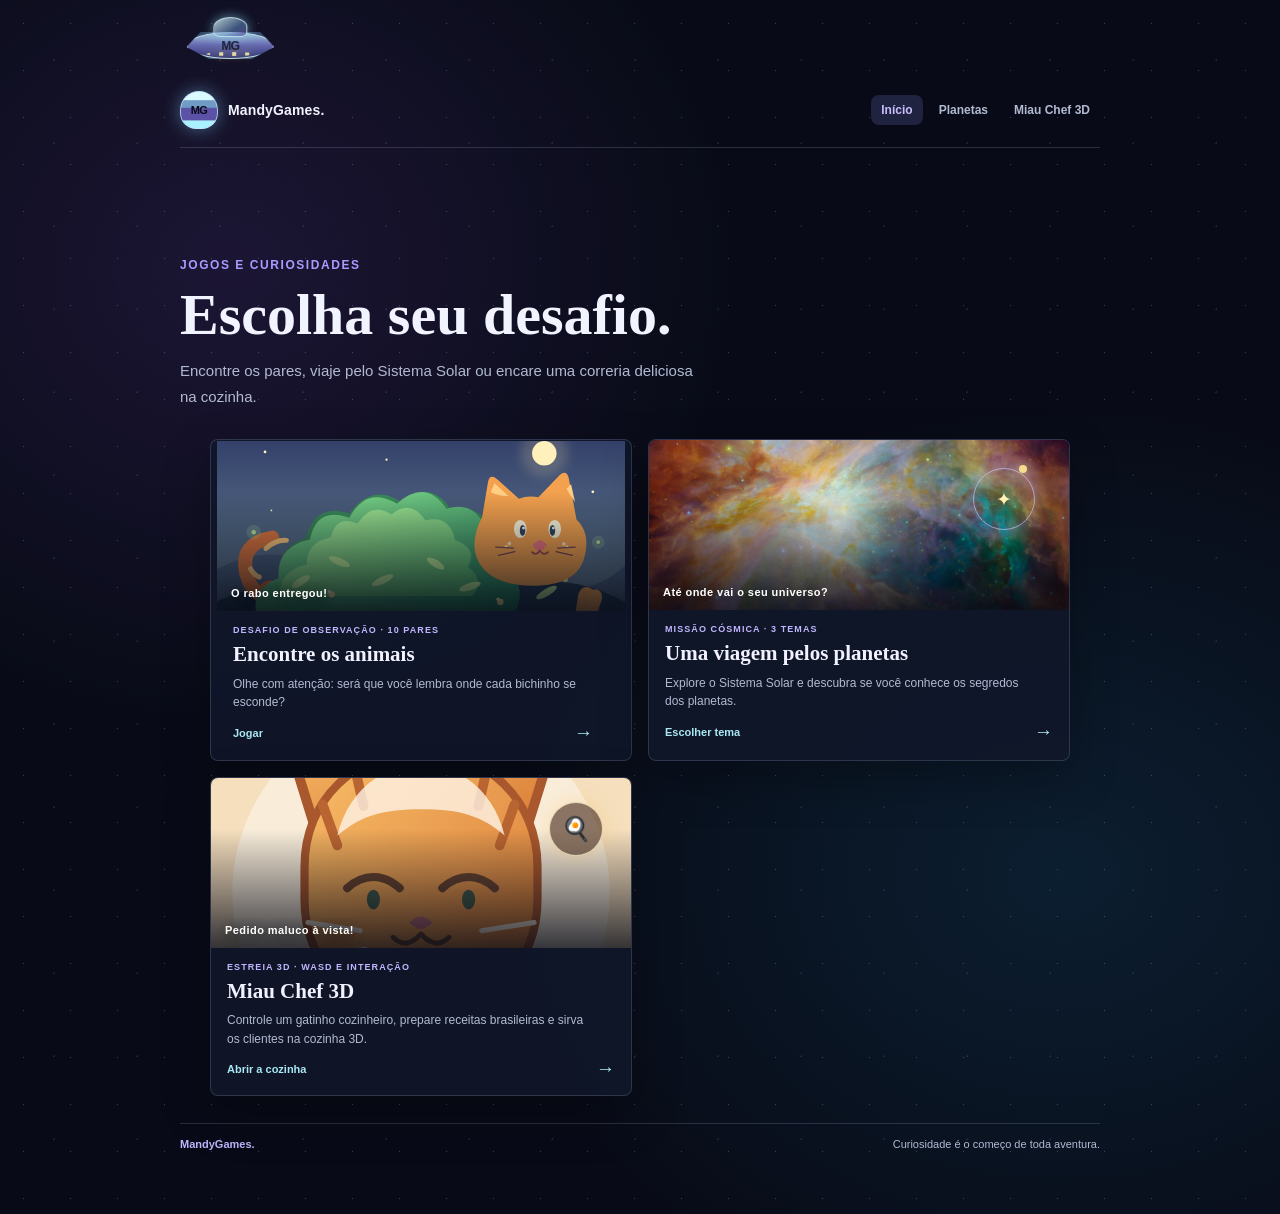
<file: index.html>
<!doctype html>
<html lang="pt-BR">
<head>
  <meta charset="utf-8">
  <meta name="viewport" content="width=device-width, initial-scale=1">
  <meta name="theme-color" content="#080b17">
  <title>MandyGames | Jogos e quizzes</title>
  <link rel="stylesheet" href="site.css">
  <style>
    :root {
      color-scheme: dark;
      --ink: #f1f3ff;
      --muted: #b2bad2;
      --leaf: #a99bff;
      --leaf-dark: #c8beff;
      --lime: #b7adff;
      --coral: #87e3f2;
      --paper: #11172a;
      --line: rgb(191 201 239 / 18%);
      --shadow: 0 18px 48px rgb(0 0 0 / 28%);
    }

    * { box-sizing: border-box; }

    body {
      min-width: 320px;
      min-height: 100vh;
      margin: 0;
      color: var(--ink);
      background-color: #080b17;
      background-image: radial-gradient(rgb(192 204 255 / 27%) .8px, transparent .8px), radial-gradient(rgb(117 133 220 / 19%) 1px, transparent 1px), radial-gradient(ellipse at 18% 22%, rgb(91 55 145 / 24%), transparent 34%), radial-gradient(ellipse at 83% 72%, rgb(26 108 148 / 20%), transparent 38%);
      background-position: 0 0, 13px 19px, center, center;
      background-size: 47px 47px, 83px 83px, cover, cover;
      font-family: "Trebuchet MS", "Segoe UI", sans-serif;
    }

    button { font: inherit; }

    .page {
      width: min(100% - 36px, 920px);
      margin: 0 auto;
      padding: 28px 0 36px;
    }

    .topbar {
      display: flex;
      align-items: center;
      justify-content: space-between;
      margin-bottom: 32px;
    }

    .brand {
      display: inline-flex;
      align-items: center;
      gap: 10px;
      color: var(--ink);
      font-size: 14px;
      font-weight: 800;
      letter-spacing: 0.06em;
      text-transform: uppercase;
    }

    .brand-mark {
      display: grid;
      width: 38px;
      aspect-ratio: 1;
      place-items: center;
      border-radius: 12px;
      border: 1px solid rgb(190 223 255 / 80%);
      border-radius: 50% 50% 42% 42%;
      background: linear-gradient(180deg, #d9fbff 0 22%, #6f9bc4 24% 42%, #5b52a7 46% 78%, #aaf2ff 80%);
      box-shadow: 0 0 18px rgb(136 213 255 / 44%);
      color: #080b17;
      font-size: 11px;
      letter-spacing: -.06em;
    }

    .edition {
      color: var(--muted);
      font-size: 12px;
      font-weight: 700;
      letter-spacing: 0.08em;
      text-transform: uppercase;
    }

    .game-nav {
      display: flex;
      align-items: center;
      gap: 6px;
    }

    .game-nav a {
      padding: 8px 10px;
      border-radius: 8px;
      color: var(--muted);
      font-size: 12px;
      font-weight: 700;
      text-decoration: none;
    }

    .game-nav a:hover, .game-nav a[aria-current="page"] {
      background: #20233f;
      color: var(--leaf-dark);
    }

    .intro { margin-bottom: 24px; }

    .eyebrow {
      margin: 0 0 8px;
      color: #c7baff;
      font-size: 12px;
      font-weight: 800;
      letter-spacing: 0.13em;
      text-transform: uppercase;
    }

    h1 {
      margin: 0;
      font-family: Georgia, "Times New Roman", serif;
      font-size: clamp(36px, 7vw, 58px);
      font-weight: 700;
      line-height: 1.05;
    }

    .subtitle {
      margin: 10px 0 0;
      color: var(--muted);
      font-size: 16px;
      line-height: 1.5;
    }

    .game-panel {
      padding: clamp(18px, 4vw, 32px);
      border: 1px solid var(--line);
      border-radius: 20px;
      background: var(--paper);
      box-shadow: var(--shadow);
    }

    .game-topline {
      display: flex;
      align-items: center;
      justify-content: space-between;
      gap: 16px;
      margin-bottom: 22px;
    }

    .stats {
      display: flex;
      flex-wrap: wrap;
      gap: 10px;
    }

    .stat {
      min-width: 118px;
      padding: 10px 14px;
      border: 1px solid var(--line);
      border-radius: 10px;
      background: #171d32;
    }

    .stat-label {
      display: block;
      margin-bottom: 3px;
      color: var(--muted);
      font-size: 10px;
      font-weight: 800;
      letter-spacing: 0.1em;
      text-transform: uppercase;
    }

    .stat-value {
      font-family: Georgia, "Times New Roman", serif;
      font-size: 23px;
      font-weight: 700;
      font-variant-numeric: tabular-nums;
    }

    .new-game {
      display: inline-flex;
      min-height: 44px;
      align-items: center;
      justify-content: center;
      gap: 8px;
      padding: 0 16px;
      border: 0;
      border-radius: 10px;
      background: var(--leaf);
      color: white;
      cursor: pointer;
      font-size: 14px;
      font-weight: 800;
      transition: background-color 160ms ease, transform 160ms ease;
    }

    .new-game:hover { background: var(--leaf-dark); transform: translateY(-1px); }
    .new-game:focus-visible, .animal-card:focus-visible { outline: 3px solid var(--coral); outline-offset: 3px; }

    .board {
      display: grid;
      grid-template-columns: repeat(4, minmax(0, 1fr));
      gap: clamp(8px, 2vw, 14px);
      perspective: 1000px;
    }

    .animal-card {
      position: relative;
      display: grid;
      min-width: 0;
      aspect-ratio: 1 / 0.88;
      padding: 0;
      border: 0;
      border-radius: 12px;
      background: transparent;
      cursor: pointer;
      transform-style: preserve-3d;
      transition: transform 480ms cubic-bezier(.2, .75, .25, 1);
    }

    .animal-card.is-flipped, .animal-card.is-matched { transform: rotateY(180deg); }
    .animal-card:disabled { cursor: default; }

    .card-face {
      position: absolute;
      inset: 0;
      display: grid;
      place-items: center;
      overflow: hidden;
      border: 1px solid var(--line);
      border-radius: inherit;
      backface-visibility: hidden;
      -webkit-backface-visibility: hidden;
    }

    .card-back {
      background-color: #242744;
      background-image: radial-gradient(#7776b5 1px, transparent 1px);
      background-size: 12px 12px;
      color: #d7d1ff;
      font-size: clamp(23px, 5vw, 34px);
      transition: background-color 180ms ease;
    }

    .animal-card:hover:not(:disabled) .card-back { background-color: #303256; }

    .card-front {
      background: #171d32;
      transform: rotateY(180deg);
    }

    .card-front img {
      width: 100%;
      height: 100%;
      padding: 6px;
      object-fit: contain;
    }

    .animal-card.is-matched .card-front {
      border-color: #d396eb;
      background: #3b2948;
      animation: match-pop 360ms ease both;
    }

    .status {
      min-height: 28px;
      margin: 18px 0 0;
      color: var(--muted);
      font-size: 14px;
      text-align: center;
    }

    .status.is-success {
      color: #d4cbff;
      font-weight: 800;
    }

    @keyframes match-pop {
      50% { scale: 1.06; }
    }

    @media (max-width: 520px) {
      .page { width: min(100% - 36px, 440px); padding-top: 18px; }
      .topbar { margin-bottom: 26px; }
      .topbar { align-items: flex-start; flex-direction: column; gap: 10px; padding-bottom: 14px; }
      .game-nav a { padding: 7px 8px; font-size: 10px; }
      .game-panel { padding: 16px; border-radius: 16px; }
      .game-topline { align-items: stretch; flex-direction: column; }
      .stats { display: grid; grid-template-columns: 1fr 1fr; }
      .stat { min-width: 0; }
      .new-game { width: 100%; }
      .board { gap: 8px; }
      .animal-card { aspect-ratio: 1 / 1; }
    }

    @media (prefers-reduced-motion: reduce) {
      *, *::before, *::after { scroll-behavior: auto !important; animation-duration: 0.01ms !important; animation-iteration-count: 1 !important; transition-duration: 0.01ms !important; }
    }
  </style>
</head>
<body class="home-page">
  <main class="page">
    <header class="topbar">
      <a class="brand" href="index.html" aria-label="MandyGames, início"><span class="brand-mark" aria-hidden="true">MG</span><span>MandyGames<span class="brand-dot">.</span></span></a>
      <nav class="game-nav" aria-label="Jogos">
        <a id="home-link" href="#jogos" aria-current="page">Início</a>
        <a href="quiz.html">Planetas</a>
        <a href="cozinha3d.html">Miau Chef 3D</a>
      </nav>
    </header>

    <section class="portal-view" id="home-view" aria-labelledby="home-title">
      <div class="portal-intro">
        <p class="eyebrow">JOGOS E CURIOSIDADES</p>
        <h1 id="home-title" tabindex="-1">Escolha seu desafio.</h1>
        <p>Encontre os pares, viaje pelo Sistema Solar ou encare uma correria deliciosa na cozinha.</p>
      </div>

      <div class="experience-grid" id="jogos" aria-label="Catálogo de jogos">
        <button class="experience-card" id="animais" type="button" data-action="start-memory">
          <span class="experience-art experience-art--animals"><img src="assets/catalogo-animais.svg" alt="" fetchpriority="high"><span class="experience-art-label">O rabo entregou!</span></span>
          <span class="experience-copy">
            <span class="experience-kicker">DESAFIO DE OBSERVAÇÃO · 10 PARES</span>
            <span class="experience-title">Encontre os animais</span>
            <span class="experience-description">Olhe com atenção: será que você lembra onde cada bichinho se esconde?</span>
            <span class="experience-cta">Jogar <span aria-hidden="true">→</span></span>
          </span>
        </button>

        <a class="experience-card" href="quiz.html">
          <span class="experience-art experience-art--planets" aria-hidden="true"><img src="assets/universo-nasa.jpg" alt=""><span class="experience-art-label">Até onde vai o seu universo?</span><span class="planet-orbit" aria-hidden="true">✦</span></span>
          <span class="experience-copy">
            <span class="experience-kicker">MISSÃO CÓSMICA · 3 TEMAS</span>
            <span class="experience-title">Uma viagem pelos planetas</span>
            <span class="experience-description">Explore o Sistema Solar e descubra se você conhece os segredos dos planetas.</span>
            <span class="experience-cta">Escolher tema <span aria-hidden="true">→</span></span>
          </span>
        </a>

        <a class="experience-card" href="cozinha3d.html">
          <span class="experience-art experience-art--kitchen" aria-hidden="true"><img src="assets/cozinha/gato-chef-luna.svg" alt=""><span class="experience-art-label">Pedido maluco à vista!</span><span class="kitchen-orbit" aria-hidden="true">🍳</span></span>
          <span class="experience-copy">
            <span class="experience-kicker">ESTREIA 3D · WASD E INTERAÇÃO</span>
            <span class="experience-title">Miau Chef 3D</span>
            <span class="experience-description">Controle um gatinho cozinheiro, prepare receitas brasileiras e sirva os clientes na cozinha 3D.</span>
            <span class="experience-cta">Abrir a cozinha <span aria-hidden="true">→</span></span>
          </span>
        </a>
      </div>
      <footer class="portal-footer">MandyGames. <span>Curiosidade é o começo de toda aventura.</span></footer>
    </section>

    <section class="animal-view is-hidden" id="animal-game" aria-labelledby="page-title" aria-hidden="true">
      <section class="intro" aria-labelledby="page-title">
        <p class="eyebrow">OBSERVE · MEMORIZE · COMBINE</p>
        <h1 id="page-title" tabindex="-1">Encontre os doguinhos</h1>
        <p class="subtitle">Vire as cartas e descubra o que está escondido.</p>
      </section>

      <section class="game-panel" aria-label="Jogo da memória dos doguinhos">
      <div class="game-topline">
        <div class="stats" aria-label="Placar">
          <div class="stat">
            <span class="stat-label">Tentativas</span>
            <span class="stat-value" id="attempts">0</span>
          </div>
          <div class="stat">
            <span class="stat-label">Pares</span>
            <span class="stat-value"><span id="pairs">0</span><span aria-hidden="true"> / 10</span></span>
          </div>
        </div>
        <button class="new-game" id="new-game" type="button"><span aria-hidden="true">↻</span> Novo jogo</button>
      </div>

      <div class="board" id="board" aria-label="Tabuleiro com 20 cartas"></div>
      <p class="status" id="status" role="status" aria-live="polite">Encontre os 10 pares para vencer.</p>
      </section>
    </section>
  </main>

  <button class="saucer-flight" type="button" aria-label="Disco voador. Arraste para mover ou use as setas do teclado.">
    <span class="saucer-dome" aria-hidden="true"></span>
    <span class="saucer-disc" aria-hidden="true">MG</span>
    <span class="saucer-lights" aria-hidden="true"></span>
  </button>

  <script>
    const images = [
      "animal1.jpeg", "animal2.jpg", "animal3.jpg", "animal4.jpeg", "animal5.jpg",
      "animal6.jpeg", "animal7.jpeg", "animal8.jpg", "animal9.jpg", "animal10.jpg"
    ];
    const board = document.querySelector("#board");
    const attemptsDisplay = document.querySelector("#attempts");
    const pairsDisplay = document.querySelector("#pairs");
    const statusDisplay = document.querySelector("#status");
    const newGameButton = document.querySelector("#new-game");
    const homeView = document.querySelector("#home-view");
    const animalView = document.querySelector("#animal-game");
    const homeLink = document.querySelector("#home-link");
    const animalStartButton = document.querySelector("#animais");
    const homeTitle = document.querySelector("#home-title");
    const animalTitle = document.querySelector("#page-title");
    const saucer = document.querySelector(".saucer-flight");

    let firstCard = null;
    let secondCard = null;
    let locked = false;
    let attempts = 0;
    let matchedPairs = 0;
    let mismatchTimer = null;
    let saucerPointer = null;
    let saucerOffset = { x: 0, y: 0 };
    const saucerMotionPreference = window.matchMedia("(prefers-reduced-motion: reduce)");
    const saucerLapDuration = 36000;

    function saucerBasePosition(timestamp) {
      const padding = 16;
      const maxLeft = Math.max(padding, document.documentElement.clientWidth - saucer.offsetWidth - padding);
      const maxTop = Math.max(padding, document.documentElement.clientHeight - saucer.offsetHeight - padding);
      const width = maxLeft - padding;
      const height = maxTop - padding;
      const perimeter = 2 * (width + height);
      const distance = (timestamp % saucerLapDuration) / saucerLapDuration * perimeter;
      const edges = [
        { length: width, x: (progress) => padding + width * progress, y: () => padding },
        { length: height, x: () => maxLeft, y: (progress) => padding + height * progress },
        { length: width, x: (progress) => maxLeft - width * progress, y: () => maxTop },
        { length: height, x: () => padding, y: (progress) => maxTop - height * progress }
      ];
      let remaining = distance;
      for (const edge of edges) {
        if (remaining <= edge.length) {
          const progress = edge.length ? remaining / edge.length : 0;
          return { x: edge.x(progress), y: edge.y(progress) };
        }
        remaining -= edge.length;
      }
      return { x: padding, y: padding };
    }

    function renderSaucer(timestamp) {
      const padding = 16;
      const maxLeft = Math.max(0, document.documentElement.clientWidth - saucer.offsetWidth);
      const maxTop = Math.max(0, document.documentElement.clientHeight - saucer.offsetHeight);
      const base = saucerMotionPreference.matches ? { x: padding, y: padding } : saucerBasePosition(timestamp);
      const left = Math.min(maxLeft, Math.max(0, base.x + saucerOffset.x));
      const top = Math.min(maxTop, Math.max(0, base.y + saucerOffset.y));
      saucer.style.transform = `translate3d(${left}px, ${top}px, 0)`;
    }

    saucer.addEventListener("pointerdown", (event) => {
      if (event.button !== 0) return;
      const bounds = saucer.getBoundingClientRect();
      saucerPointer = {
        id: event.pointerId,
        x: event.clientX,
        y: event.clientY
      };
      saucer.classList.add("is-dragging");
      saucer.setPointerCapture(event.pointerId);
      event.preventDefault();
    });

    saucer.addEventListener("pointermove", (event) => {
      if (!saucerPointer || event.pointerId !== saucerPointer.id) return;
      saucerOffset.x += event.clientX - saucerPointer.x;
      saucerOffset.y += event.clientY - saucerPointer.y;
      saucerPointer.x = event.clientX;
      saucerPointer.y = event.clientY;
      renderSaucer(performance.now());
    });

    function stopSaucerDrag(event) {
      if (!saucerPointer || event.pointerId !== saucerPointer.id) return;
      saucerPointer = null;
      saucer.classList.remove("is-dragging");
    }

    saucer.addEventListener("pointerup", stopSaucerDrag);
    saucer.addEventListener("pointercancel", stopSaucerDrag);
    saucer.addEventListener("keydown", (event) => {
      const step = event.shiftKey ? 48 : 20;
      const directions = {
        ArrowUp: [0, -step],
        ArrowDown: [0, step],
        ArrowLeft: [-step, 0],
        ArrowRight: [step, 0]
      };
      const direction = directions[event.key];
      if (!direction) return;
      event.preventDefault();
      saucerOffset.x += direction[0];
      saucerOffset.y += direction[1];
      renderSaucer(performance.now());
    });

    function animateSaucer(timestamp) {
      renderSaucer(timestamp);
      if (!saucerMotionPreference.matches && animalView.classList.contains("is-hidden")) {
        requestAnimationFrame(animateSaucer);
      }
    }

    requestAnimationFrame(animateSaucer);
    saucerMotionPreference.addEventListener("change", () => requestAnimationFrame(animateSaucer));
    window.addEventListener("resize", () => renderSaucer(performance.now()));

    function shuffledCards() {
      const cards = [...images, ...images];
      for (let index = cards.length - 1; index > 0; index -= 1) {
        const swapIndex = Math.floor(Math.random() * (index + 1));
        [cards[index], cards[swapIndex]] = [cards[swapIndex], cards[index]];
      }
      return cards;
    }

    function createCard(imageName, index) {
      const card = document.createElement("button");
      card.className = "animal-card";
      card.type = "button";
      card.dataset.image = imageName;
      card.setAttribute("aria-label", `Carta ${index + 1}, fechada`);
      card.setAttribute("aria-pressed", "false");

      const back = document.createElement("span");
      back.className = "card-face card-back";
      back.setAttribute("aria-hidden", "true");
      back.textContent = "✳";

      const front = document.createElement("span");
      front.className = "card-face card-front";
      front.setAttribute("aria-hidden", "true");

      const image = document.createElement("img");
      image.src = `Animais/${encodeURIComponent(imageName)}`;
      image.alt = "";
      image.draggable = false;
      front.append(image);
      card.append(back, front);
      card.addEventListener("click", () => flipCard(card, index));
      return card;
    }

    function startGame() {
      window.clearTimeout(mismatchTimer);
      firstCard = null;
      secondCard = null;
      locked = false;
      attempts = 0;
      matchedPairs = 0;
      attemptsDisplay.textContent = "0";
      pairsDisplay.textContent = "0";
      statusDisplay.textContent = "Encontre os 10 pares para vencer.";
      statusDisplay.classList.remove("is-success");
      board.replaceChildren(...shuffledCards().map(createCard));
    }

    function showAnimalGame() {
      startGame();
      homeView.classList.add("is-hidden");
      animalView.classList.remove("is-hidden");
      animalView.setAttribute("aria-hidden", "false");
      animalTitle.focus();
    }

    function showHome() {
      window.clearTimeout(mismatchTimer);
      homeView.classList.remove("is-hidden");
      animalView.classList.add("is-hidden");
      animalView.setAttribute("aria-hidden", "true");
      requestAnimationFrame(animateSaucer);
      homeTitle.focus();
    }

    function flipCard(card, index) {
      if (locked || card === firstCard || card.classList.contains("is-matched")) return;

      card.classList.add("is-flipped");
      card.setAttribute("aria-pressed", "true");
      card.setAttribute("aria-label", `Carta ${index + 1}, imagem revelada`);

      if (!firstCard) {
        firstCard = card;
        return;
      }

      secondCard = card;
      locked = true;
      attempts += 1;
      attemptsDisplay.textContent = String(attempts);

      if (firstCard.dataset.image === secondCard.dataset.image) {
        firstCard.classList.add("is-matched");
        secondCard.classList.add("is-matched");
        firstCard.disabled = true;
        secondCard.disabled = true;
        matchedPairs += 1;
        pairsDisplay.textContent = String(matchedPairs);
        firstCard = null;
        secondCard = null;
        locked = false;

        if (matchedPairs === images.length) {
          statusDisplay.textContent = `Parabéns! Você encontrou todos os pares em ${attempts} tentativas!`;
          statusDisplay.classList.add("is-success");
        } else {
          statusDisplay.textContent = "Par encontrado! Continue procurando.";
        }
        return;
      }

      statusDisplay.textContent = "Não foi dessa vez. Tente outra combinação.";
      mismatchTimer = window.setTimeout(() => {
        for (const hiddenCard of [firstCard, secondCard]) {
          hiddenCard.classList.remove("is-flipped");
          hiddenCard.setAttribute("aria-pressed", "false");
          hiddenCard.setAttribute("aria-label", `Carta ${Array.from(board.children).indexOf(hiddenCard) + 1}, fechada`);
        }
        firstCard = null;
        secondCard = null;
        locked = false;
        statusDisplay.textContent = "Encontre os 10 pares para vencer.";
      }, 850);
    }

    animalStartButton.addEventListener("click", showAnimalGame);
    newGameButton.addEventListener("click", startGame);
    homeLink.addEventListener("click", (event) => {
      if (!animalView.classList.contains("is-hidden")) {
        event.preventDefault();
        showHome();
      }
    });
  </script>
</body>
</html>
</file>
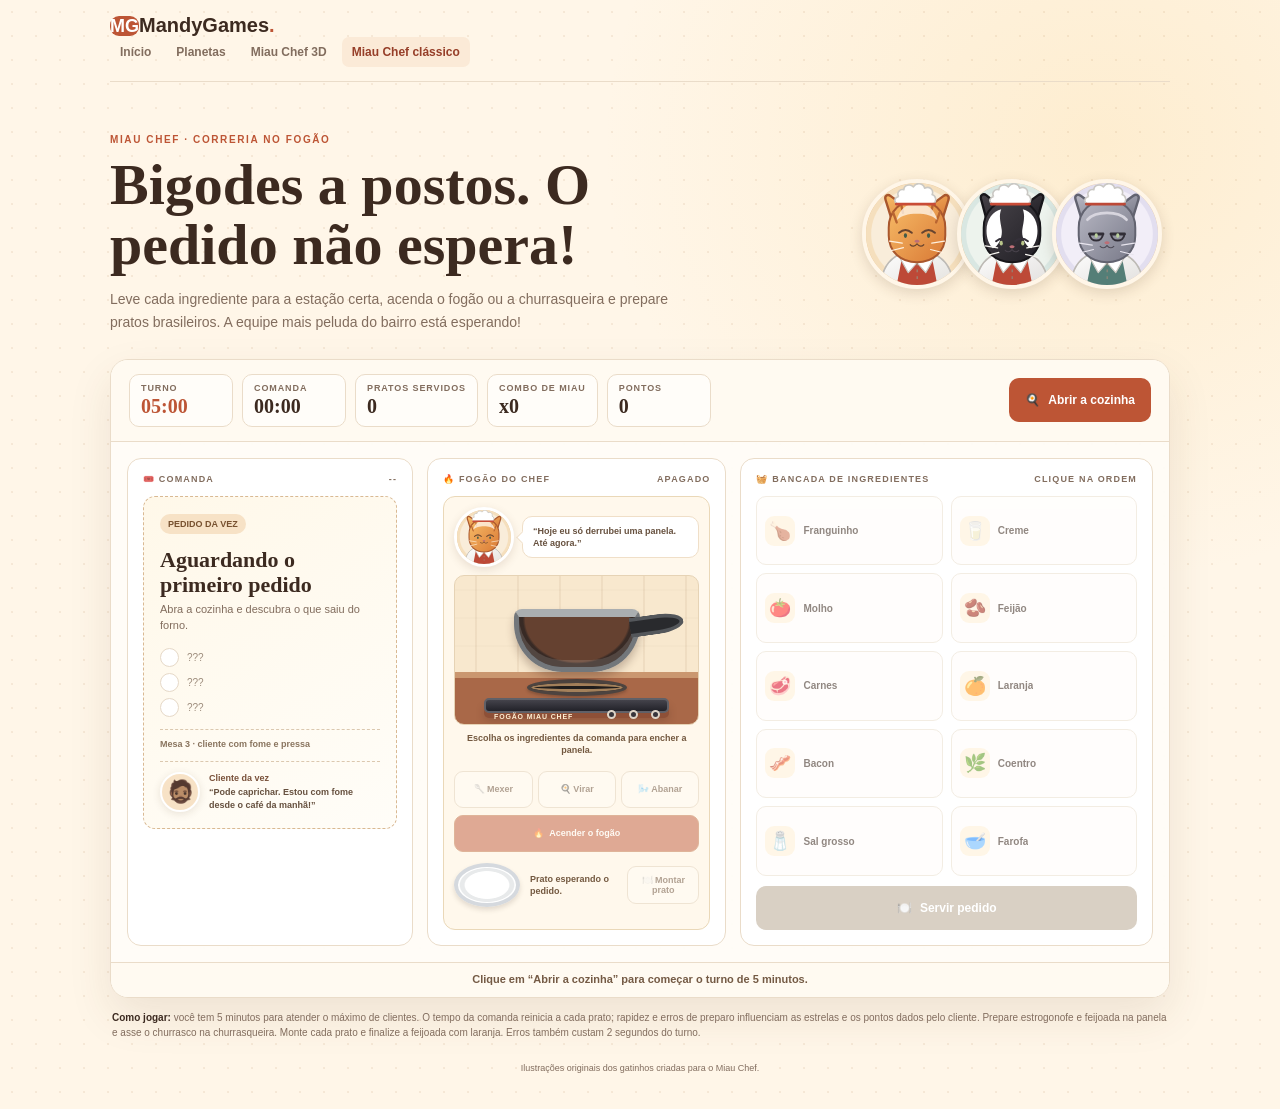
<file: cozinha.html>
<!doctype html>
<html lang="pt-BR">
<head>
  <meta charset="utf-8">
  <meta name="viewport" content="width=device-width, initial-scale=1">
  <meta name="theme-color" content="#fff6e8">
  <title>Miau Chef | MandyGames</title>
  <link rel="stylesheet" href="site.css">
  <style>
    :root {
      color-scheme: light;
      --ink: #3c2a20;
      --muted: #826d5e;
      --leaf: #bd5535;
      --leaf-dark: #963e28;
      --lime: #f5d875;
      --coral: #c9573c;
      --paper: #fffdf8;
      --line: #eadcc9;
      --shadow: 0 18px 44px rgb(87 54 28 / 10%);
      --lavender: #fbead7;
      --bg: #fff6e8;
    }

    * { box-sizing: border-box; }
    body {
      min-width: 320px;
      min-height: 100vh;
      margin: 0;
      background-color: var(--bg);
      background-image: radial-gradient(rgb(166 107 56 / 10%) .8px, transparent .8px), radial-gradient(ellipse at 86% 13%, rgb(249 210 135 / 25%), transparent 32%);
      background-size: 24px 24px, auto;
      color: var(--ink);
      font-family: "Trebuchet MS", "Segoe UI", sans-serif;
    }

    button, a { font: inherit; }
    button:focus-visible, a:focus-visible { outline: 3px solid var(--coral); outline-offset: 3px; }
    .kitchen-shell { width: min(100% - 36px, 1060px); margin: 0 auto; }
    .topbar { gap: 14px; }
    .brand-dot { color: var(--leaf); }
    .page-content { padding: clamp(26px, 5vw, 52px) 0 36px; }
    .intro { display: grid; align-items: center; grid-template-columns: minmax(0, 1fr) auto; gap: 20px; margin-bottom: 25px; }
    .eyebrow { margin: 0 0 10px; color: var(--leaf); font-size: 10px; font-weight: 900; letter-spacing: .16em; }
    h1 { max-width: 640px; margin: 0; font-family: Georgia, "Times New Roman", serif; font-size: clamp(37px, 6vw, 58px); line-height: 1.04; }
    .intro-copy > p:last-child { max-width: 560px; margin: 12px 0 0; color: var(--muted); font-size: 14px; line-height: 1.65; }
    .chef-portraits { display: flex; align-items: center; padding: 5px 8px; }
    .chef-avatar { position: relative; width: clamp(82px, 10vw, 110px); aspect-ratio: 1; margin-left: -15px; overflow: hidden; border: 4px solid var(--bg); border-radius: 50%; background: #e8c99e; box-shadow: 0 4px 14px rgb(76 48 24 / 16%); }
    .chef-avatar:first-child { margin-left: 0; }
    .chef-avatar img { width: 100%; height: 100%; object-fit: cover; }
    .game-panel { overflow: hidden; border: 1px solid var(--line); border-radius: 18px; background: rgb(255 253 248 / 94%); box-shadow: var(--shadow); }
    .scorebar { display: flex; align-items: center; justify-content: space-between; gap: 12px; border-bottom: 1px solid var(--line); background: #fffaf1; padding: 14px 18px; }
    .score-group { display: flex; flex-wrap: wrap; gap: 9px; }
    .score-chip { min-width: 104px; border: 1px solid var(--line); border-radius: 10px; background: #fffdf9; padding: 8px 11px; }
    .score-chip span { display: block; color: var(--muted); font-size: 9px; font-weight: 900; letter-spacing: .1em; text-transform: uppercase; }
    .score-chip strong { display: block; margin-top: 2px; font-family: Georgia, "Times New Roman", serif; font-size: 20px; font-variant-numeric: tabular-nums; }
    .score-chip--time strong { color: var(--leaf); }
    .start-button, .serve-button { display: inline-flex; min-height: 44px; align-items: center; justify-content: center; gap: 8px; border: 0; border-radius: 10px; background: var(--leaf); padding: 0 16px; color: #fff; font-size: 12px; font-weight: 900; cursor: pointer; transition: background 160ms ease, transform 160ms ease; }
    .start-button:hover, .serve-button:hover:not(:disabled) { transform: translateY(-1px); background: var(--leaf-dark); }
    .start-button:focus-visible, .serve-button:focus-visible, .ingredient:focus-visible { outline-color: #e9a23b; }
    .kitchen-board { display: grid; grid-template-columns: minmax(210px, .86fr) minmax(230px, .9fr) minmax(300px, 1.24fr); gap: 14px; padding: 16px; }
    .station { min-width: 0; border: 1px solid var(--line); border-radius: 14px; background: #fff; padding: 15px; }
    .station-heading { display: flex; align-items: center; justify-content: space-between; gap: 8px; margin: 0 0 12px; color: var(--muted); font-size: 9px; font-weight: 900; letter-spacing: .13em; text-transform: uppercase; }
    .order-ticket { position: relative; min-height: 236px; overflow: hidden; border: 1px dashed #d9b993; border-radius: 12px; background: linear-gradient(145deg, #fff8e9, #fffdf8); padding: 16px; }
    .ticket-stamp { display: inline-flex; align-items: center; gap: 5px; border-radius: 99px; background: #f7e2c6; padding: 5px 8px; color: #77512f; font-size: 9px; font-weight: 900; }
    .dish-title { margin: 13px 0 5px; font-family: Georgia, "Times New Roman", serif; font-size: 22px; line-height: 1.15; }
    .dish-note { min-height: 32px; margin: 0; color: var(--muted); font-size: 11px; line-height: 1.45; }
    .recipe-steps { display: grid; gap: 6px; margin: 14px 0 0; padding: 0; list-style: none; }
    .recipe-step { display: flex; align-items: center; gap: 8px; color: #9c8b7b; font-size: 10px; }
    .step-check { display: grid; width: 19px; height: 19px; flex: 0 0 auto; place-items: center; border: 1px solid #e6d9c8; border-radius: 50%; background: #fff; color: transparent; font-size: 11px; font-weight: 900; }
    .recipe-step.is-done { color: #4e8156; font-weight: 800; }
    .recipe-step.is-done .step-check { border-color: #76ad7b; background: #e6f4df; color: #397542; }
    .ticket-footer { margin-top: 12px; border-top: 1px dashed #dbc8af; padding-top: 9px; color: #89745e; font-size: 9px; font-weight: 700; }
    .customer-voice { display: flex; align-items: center; gap: 9px; margin-top: 12px; border-top: 1px dashed #dbc8af; padding-top: 10px; }
    .customer-avatar { display: grid; width: 40px; height: 40px; flex: 0 0 auto; place-items: center; border: 2px solid #fff; border-radius: 50%; background: #f7e2c6; box-shadow: 0 2px 8px rgb(76 48 24 / 12%); font-size: 22px; }
    .customer-name { display: block; margin-bottom: 3px; color: #79513a; font-size: 9px; font-weight: 900; }
    .customer-speech { margin: 0; color: #66503e; font-size: 9px; font-weight: 700; line-height: 1.4; }

    .stove-stage { display: flex; min-height: 300px; flex-direction: column; overflow: hidden; border: 1px solid #ead8b8; border-radius: 12px; background: #fff8ec; padding: 10px; }
    .chef-tip { display: flex; min-height: 45px; align-items: center; gap: 8px; margin-bottom: 8px; }
    .chef-portrait { position: relative; width: 60px; height: 60px; flex: 0 0 auto; overflow: hidden; border: 3px solid #fff; border-radius: 50%; background: #e9c99e; box-shadow: 0 3px 10px rgb(99 65 34 / 14%); }
    .chef-portrait img { display: block; width: 100%; height: 100%; object-fit: cover; }
    .speech { position: relative; flex: 1; min-height: 34px; margin: 0; border: 1px solid #f0dfc8; border-radius: 10px; background: #fff; padding: 8px 10px; color: #66503e; font-size: 9px; font-weight: 700; line-height: 1.35; }
    .speech::before { position: absolute; top: calc(50% - 4px); left: -5px; width: 8px; height: 8px; transform: rotate(45deg); border-bottom: 1px solid #f0dfc8; border-left: 1px solid #f0dfc8; background: #fff; content: ""; }
    .stove-scene { position: relative; display: grid; min-height: 150px; flex: 1; place-items: center; overflow: hidden; border: 1px solid #e6d3b5; border-radius: 10px; background: linear-gradient(#f8e8ce 0 65%, #ca9770 65% 69%, #a96848 69%); }
    .stove-scene::before { position: absolute; inset: 0 0 35%; background-image: linear-gradient(90deg, transparent 48%, rgb(167 129 93 / 14%) 49% 51%, transparent 52%), linear-gradient(transparent 48%, rgb(167 129 93 / 14%) 49% 51%, transparent 52%); background-size: 42px 28px; content: ""; }
    .stove-scene.is-grilling { background: linear-gradient(#f8e8ce 0 64%, #ca9770 64% 68%, #a96848 68%); }
    .stove-surface { position: absolute; right: 12%; bottom: 11px; left: 12%; height: 15px; border: 2px solid #606067; border-radius: 5px; background: linear-gradient(#44434b, #222229); box-shadow: 0 5px 0 #8e5037, 0 8px 8px rgb(64 38 27 / 22%); }
    .burner { position: absolute; z-index: 1; bottom: 28px; left: 50%; width: 100px; height: 17px; transform: translateX(-50%); border: 4px solid #4d4440; border-radius: 50%; background: #201d1c; box-shadow: inset 0 0 0 3px #a4815b, 0 2px 3px rgb(53 36 25 / 30%); }
    .flames { position: absolute; z-index: 2; bottom: 35px; left: 50%; display: flex; width: 70px; height: 42px; align-items: flex-end; justify-content: center; gap: 2px; transform: translateX(-50%); opacity: 0; transition: opacity 180ms ease; }
    .flame { width: 17px; height: 32px; transform-origin: 50% 100%; clip-path: polygon(50% 0, 68% 31%, 95% 21%, 86% 58%, 100% 76%, 80% 100%, 20% 100%, 0 77%, 17% 53%, 29% 26%); background: linear-gradient(0deg, #ff572f 0 14%, #ff9a32 42%, #ffe36b 78%, #fff8bd); filter: drop-shadow(0 0 6px rgb(255 122 39 / 65%)); }
    .flame:nth-child(2) { width: 19px; height: 42px; }
    .flame:nth-child(3) { height: 35px; }
    .stove-scene.is-lit .flames { opacity: 1; }
    .stove-scene.is-grilling .flames { bottom: 27px; height: 48px; }
    .stove-scene.is-grilling .flame { height: 41px; }
    .stove-scene.is-grilling .flame:nth-child(2) { height: 48px; }
    .stove-scene.is-lit .flame { animation: flame-flicker 350ms ease-in-out infinite alternate; }
    .stove-scene.is-lit .flame:nth-child(2) { animation-delay: 130ms; }
    .stove-scene.is-lit .flame:nth-child(3) { animation-delay: 220ms; }
    .cook-pan { position: absolute; z-index: 3; bottom: 52px; left: 50%; width: 126px; height: 63px; transform: translateX(-50%); transform-origin: 50% 90%; border: 5px solid #73777b; border-top: 8px solid #aaaeb0; border-radius: 8px 8px 48px 48px; background: radial-gradient(ellipse at 50% 4%, #654130 0 63%, #382a25 66%); box-shadow: 0 6px 8px rgb(64 38 27 / 27%), inset 0 -7px 0 rgb(255 255 255 / 13%); }
    .cook-pan::before { position: absolute; top: 1px; right: -49px; width: 50px; height: 12px; transform: rotate(-8deg); transform-origin: left center; border: 4px solid #54575b; border-left: 0; border-radius: 0 70% 70% 0; background: #292a2d; content: ""; }
    .pan-food { position: absolute; inset: 4px 9px 9px; display: flex; align-items: center; justify-content: center; gap: 3px; overflow: hidden; font-size: 18px; }
    .pan-food span { display: inline-block; animation: food-drop 300ms ease both; }
    .grill-firebox, .grill-grate, .grill-food { display: none; }
    .stove-scene.is-grilling .stove-surface,
    .stove-scene.is-grilling .burner,
    .stove-scene.is-grilling .cook-pan,
    .stove-scene.is-grilling .stove-knobs,
    .stove-scene.is-grilling .stove-label { display: none; }
    .stove-scene.is-grilling .grill-firebox { position: absolute; right: 15%; bottom: 15px; left: 15%; display: block; height: 45px; border: 4px solid #493c36; border-radius: 8px 8px 18px 18px; background: linear-gradient(#4b3b32, #282324); box-shadow: 0 6px 0 #8e5037, 0 8px 8px rgb(64 38 27 / 22%); }
    .stove-scene.is-grilling .grill-firebox::before { position: absolute; inset: 15px 10px 6px; border-radius: 50%; background: repeating-linear-gradient(90deg, #332629 0 8px, #d95529 9px 12px, #ffae42 13px 15px, #3a2825 16px 21px); content: ""; }
    .grill-grate { position: absolute; z-index: 3; right: 15%; bottom: 56px; left: 15%; display: none; height: 8px; border: 2px solid #515156; border-radius: 4px; background: repeating-linear-gradient(90deg, #c0bab0 0 3px, #4b4948 3px 8px); box-shadow: 0 2px 4px rgb(53 36 25 / 30%); }
    .stove-scene.is-grilling .grill-grate { display: block; }
    .grill-food { position: absolute; z-index: 4; right: 20%; bottom: 65px; left: 20%; display: none; justify-content: center; gap: 4px; font-size: 21px; }
    .stove-scene.is-grilling .grill-food { display: flex; }
    .grill-food span { display: inline-block; animation: food-drop 300ms ease both; }
    .stove-scene.is-grilling .steam { bottom: 105px; }
    .stove-scene.is-lit .cook-pan { box-shadow: 0 0 16px rgb(255 131 42 / 36%), 0 6px 8px rgb(64 38 27 / 27%), inset 0 -7px 0 rgb(255 255 255 / 13%); }
    .stove-scene.is-stirring .cook-pan { animation: pan-stir 430ms ease; }
    .stove-scene.is-flipping .cook-pan { animation: pan-flip 520ms cubic-bezier(.2, .75, .3, 1); }
    .stove-scene.is-flipping.is-grilling .grill-food { animation: grill-flip 520ms cubic-bezier(.2, .75, .3, 1); }
    .stove-scene.is-fanning .flames { transform: translateX(-50%) scale(1.18); }
    .steam { position: absolute; z-index: 4; bottom: 97px; left: calc(50% - 30px); display: flex; gap: 17px; opacity: 0; }
    .steam span { width: 7px; height: 18px; transform: translateY(8px); border-radius: 50%; background: rgb(255 255 255 / 76%); filter: blur(2px); }
    .stove-scene.is-lit .steam { opacity: .8; }
    .stove-scene.is-lit .steam span { animation: steam-rise 900ms ease-in-out infinite; }
    .steam span:nth-child(2) { animation-delay: 270ms; }
    .steam span:nth-child(3) { animation-delay: 510ms; }
    .stove-knobs { position: absolute; z-index: 2; right: 16%; bottom: 5px; display: flex; gap: 13px; }
    .stove-knobs span { width: 9px; height: 9px; border: 2px solid #ded5c7; border-radius: 50%; background: #37353b; }
    .stove-label { position: absolute; z-index: 2; bottom: 4px; left: 16%; color: #fff0d3; font-size: 7px; font-weight: 900; letter-spacing: .12em; }
    .cook-prompt { min-height: 27px; margin: 7px 0 5px; color: #73583f; font-size: 9px; font-weight: 800; line-height: 1.4; text-align: center; }
    .cook-steps { display: flex; justify-content: center; gap: 7px; margin: 0 0 7px; padding: 0; list-style: none; }
    .cook-step { display: grid; width: 22px; height: 22px; place-items: center; border: 1px solid #e4d7c6; border-radius: 50%; background: #fff; color: #9f8c79; font-size: 11px; }
    .cook-step.is-done { border-color: #70a975; background: #e5f2df; color: #3a7d50; }
    .cook-step.is-next { border-color: #d1843f; background: #fff0d4; color: #a5532c; box-shadow: 0 0 0 2px rgb(209 132 63 / 15%); }
    .plate-area { display: flex; min-height: 67px; align-items: center; justify-content: center; gap: 10px; }
    .serving-plate { display: grid; width: 66px; height: 44px; flex: 0 0 auto; place-items: center; overflow: hidden; border: 4px solid #d5d9de; border-radius: 50%; background: radial-gradient(ellipse, #fff 0 53%, #e8eaeb 56% 65%, #fff 68%); box-shadow: 0 3px 5px rgb(70 56 40 / 15%); font-size: 16px; }
    .serving-plate.is-filled { border-color: #d8c49f; background: radial-gradient(ellipse, #fffaf0 0 53%, #d8c49f 56% 65%, #fff 68%); }
    .serving-plate.is-ready { box-shadow: 0 0 0 3px rgb(106 157 89 / 18%), 0 3px 5px rgb(70 56 40 / 15%); }
    .plate-food { display: flex; align-items: center; justify-content: center; gap: 1px; }
    .plate-food span { display: inline-block; animation: food-drop 300ms ease both; }
    .plate-prompt { margin: 0; color: #73583f; font-size: 9px; font-weight: 800; line-height: 1.4; }
    .plate-button { min-height: 38px; border: 1px solid #dfcfb9; border-radius: 9px; background: #fffdf8; padding: 6px 9px; color: #604633; font-size: 9px; font-weight: 900; cursor: pointer; }
    .plate-button:hover:not(:disabled) { border-color: #81a773; background: #f0f7e9; }
    .plate-button:disabled { opacity: .48; cursor: not-allowed; }
    .tool-row { display: grid; grid-template-columns: repeat(3, minmax(0, 1fr)); gap: 5px; }
    .tool-button, .ignite-button { display: inline-flex; min-height: 37px; align-items: center; justify-content: center; gap: 5px; border: 1px solid #dfcfb9; border-radius: 9px; background: #fffdf8; padding: 6px 7px; color: #604633; font-size: 9px; font-weight: 900; cursor: pointer; transition: background 140ms ease, border-color 140ms ease, transform 140ms ease; }
    .tool-button[hidden] { display: none; }
    .tool-button:hover:not(:disabled), .ignite-button:hover:not(:disabled) { transform: translateY(-1px); border-color: #c68e55; background: #fff3de; }
    .tool-button:disabled, .ignite-button:disabled { opacity: .48; cursor: not-allowed; }
    .tool-button.is-next { border-color: #c16b38; background: #fff0d4; box-shadow: inset 0 0 0 1px #c16b38; }
    .ignite-button { width: 100%; margin-top: 7px; border-color: #bd6b40; background: #bd5535; color: #fff; }
    .ignite-button:hover:not(:disabled) { border-color: #963e28; background: #963e28; }
    .is-playing .chef-portrait { animation: chef-bob 1.6s ease-in-out infinite; }
    .stove-stage.is-celebrating .cook-pan { animation: pan-cheer 440ms ease; }
    @keyframes chef-bob { 50% { transform: translateY(-2px) rotate(2deg); } }
    @keyframes flame-flicker { from { transform: scaleY(.78) rotate(-5deg); } to { transform: scaleY(1.12) rotate(5deg); } }
    @keyframes pan-stir { 25% { transform: translateX(-54%) rotate(-7deg); } 55% { transform: translateX(-46%) rotate(7deg); } 80% { transform: translateX(-52%) rotate(-4deg); } }
    @keyframes pan-flip { 35% { transform: translate(-50%, -28px) rotate(-17deg); } 65% { transform: translate(-50%, -24px) rotate(15deg); } }
    @keyframes grill-flip { 35% { transform: translateY(-18px) rotate(-10deg); } 65% { transform: translateY(-13px) rotate(8deg); } }
    @keyframes pan-cheer { 40% { transform: translate(-50%, -10px) rotate(6deg); } }
    @keyframes steam-rise { 50% { transform: translateY(-8px) scaleX(1.4); opacity: .3; } }
    @keyframes food-drop { from { transform: translateY(-18px) rotate(35deg); opacity: 0; } to { transform: translateY(0) rotate(0); opacity: 1; } }
    .ingredient-station { display: flex; flex-direction: column; }
    .ingredient-list { display: grid; flex: 1; grid-template-columns: repeat(2, minmax(0, 1fr)); gap: 8px; }
    .ingredient { display: flex; min-width: 0; min-height: 57px; align-items: center; gap: 8px; border: 1px solid #eadfce; border-radius: 10px; background: #fffdfa; padding: 8px; color: var(--ink); text-align: left; cursor: pointer; transition: transform 140ms ease, border-color 140ms ease, background 140ms ease; }
    .ingredient:hover:not(:disabled) { transform: translateY(-2px); border-color: #d3a66d; background: #fff8e9; }
    .ingredient:disabled { cursor: default; opacity: .56; }
    .ingredient-icon { display: grid; width: 30px; height: 30px; flex: 0 0 auto; place-items: center; border-radius: 9px; background: #fff0d6; font-size: 18px; }
    .ingredient-label { overflow: hidden; font-size: 10px; font-weight: 800; text-overflow: ellipsis; }
    .serve-button { width: 100%; margin-top: 10px; }
    .serve-button:disabled { background: #d9d0c4; color: #fff; cursor: not-allowed; }
    .game-status { min-height: 26px; margin: 0; border-top: 1px solid var(--line); background: #fffaf1; padding: 10px 16px 12px; color: #745a44; font-size: 11px; font-weight: 700; text-align: center; }
    .game-status.is-success { color: #3a7d50; }
    .game-status.is-error { color: #b94d3b; }
    .instructions { margin: 12px 2px 0; color: var(--muted); font-size: 10px; line-height: 1.55; }
    .instructions strong { color: var(--ink); }
    .credit { margin: 22px 0 0; color: var(--muted); font-size: 9px; text-align: center; }
    .credit a { color: var(--leaf-dark); font-weight: 800; }
    @media (max-width: 780px) {
      .kitchen-board { grid-template-columns: minmax(0, 1fr) minmax(0, 1fr); }
      .ingredient-station { grid-column: 1 / -1; }
      .ingredient-list { grid-template-columns: repeat(4, minmax(0, 1fr)); }
      .ingredient { flex-direction: column; justify-content: center; gap: 3px; text-align: center; }
      .ingredient-label { width: 100%; }
    }
    @media (max-width: 560px) {
      .kitchen-shell { width: min(100% - 28px, 440px); }
      .topbar { align-items: flex-start; flex-direction: column; gap: 7px; padding: 11px 0; }
      .game-links { flex-wrap: wrap; }
      .game-links a { padding: 7px 8px; font-size: 10px; }
      .intro { grid-template-columns: 1fr; gap: 14px; }
      .intro-copy > p:last-child { font-size: 12px; }
      .chef-portraits { padding-left: 4px; }
      .chef-avatar { width: 76px; margin-left: -12px; }
      .chef-portrait { width: 64px; height: 64px; }
      .page-content { padding-top: 27px; }
      .scorebar { align-items: stretch; flex-direction: column; padding: 12px; }
      .score-group { display: grid; grid-template-columns: repeat(3, minmax(0, 1fr)); gap: 6px; }
      .score-chip { min-width: 0; padding: 7px; }
      .score-chip strong { font-size: 18px; }
      .start-button { width: 100%; }
      .kitchen-board { grid-template-columns: 1fr; gap: 10px; padding: 10px; }
      .ingredient-station { grid-column: auto; }
      .order-ticket { min-height: 0; }
      .recipe-steps { grid-template-columns: repeat(3, minmax(0, 1fr)); gap: 4px; }
      .recipe-step { align-items: flex-start; font-size: 9px; }
      .stove-stage { min-height: 300px; }
      .stove-scene { min-height: 160px; }
      .cook-prompt { font-size: 10px; }
      .tool-button, .ignite-button { min-height: 40px; font-size: 10px; }
      .ingredient-list { grid-template-columns: repeat(3, minmax(0, 1fr)); gap: 6px; }
      .ingredient { min-height: 64px; padding: 5px 3px; }
      .ingredient-icon { width: 27px; height: 27px; font-size: 16px; }
      .ingredient-label { font-size: 9px; }
    }
    @media (prefers-reduced-motion: reduce) {
      *, *::before, *::after { scroll-behavior: auto !important; animation-duration: .01ms !important; animation-iteration-count: 1 !important; transition-duration: .01ms !important; }
      .stove-scene.is-lit .flame, .stove-scene.is-lit .steam span, .is-playing .chef-portrait { animation: none; }
    }
  </style>
</head>
<body>
  <div class="kitchen-shell">
    <header class="topbar">
      <a class="brand" href="index.html" aria-label="MandyGames, início"><span class="brand-mark" aria-hidden="true">MG</span><span>MandyGames<span class="brand-dot">.</span></span></a>
      <nav class="game-links" aria-label="Jogos">
        <a href="index.html">Início</a>
        <a href="quiz.html">Planetas</a>
        <a href="cozinha3d.html">Miau Chef 3D</a>
        <a href="cozinha.html" aria-current="page">Miau Chef clássico</a>
      </nav>
    </header>

    <main class="page-content">
      <section class="intro" aria-labelledby="page-title">
        <div class="intro-copy">
          <p class="eyebrow">MIAU CHEF · CORRERIA NO FOGÃO</p>
          <h1 id="page-title">Bigodes a postos. O pedido não espera!</h1>
          <p>Leve cada ingrediente para a estação certa, acenda o fogão ou a churrasqueira e prepare pratos brasileiros. A equipe mais peluda do bairro está esperando!</p>
        </div>
        <div class="chef-portraits" aria-label="Conheça os gatos cozinheiros">
          <div class="chef-avatar"><img src="assets/cozinha/gato-chef-luna.svg" alt="Luna, gata ruiva usando uniforme branco e chapéu de chef"></div>
          <div class="chef-avatar"><img src="assets/cozinha/gato-chef-bento.svg" alt="Bento, gato preto e branco usando uniforme branco e chapéu de chef"></div>
          <div class="chef-avatar"><img src="assets/cozinha/gato-chef-tita.svg" alt="Tita, gata cinza usando uniforme branco e chapéu de chef"></div>
        </div>
      </section>

      <section class="game-panel" id="kitchen-game" aria-label="Jogo Miau Chef">
        <div class="scorebar">
          <div class="score-group" aria-label="Placar">
            <div class="score-chip score-chip--time"><span>Turno</span><strong id="timer">05:00</strong></div>
            <div class="score-chip"><span>Comanda</span><strong id="order-timer">00:00</strong></div>
            <div class="score-chip"><span>Pratos servidos</span><strong id="served">0</strong></div>
            <div class="score-chip"><span>Combo de miau</span><strong id="combo">x0</strong></div>
            <div class="score-chip"><span>Pontos</span><strong id="score">0</strong></div>
          </div>
          <button class="start-button" id="start-button" type="button"><span aria-hidden="true">🍳</span> Abrir a cozinha</button>
        </div>

        <div class="kitchen-board">
          <section class="station" aria-labelledby="order-heading">
            <h2 class="station-heading" id="order-heading"><span>🎟️ Comanda</span><span id="order-number">--</span></h2>
            <div class="order-ticket">
              <span class="ticket-stamp">PEDIDO DA VEZ</span>
              <h3 class="dish-title" id="dish-title">Aguardando o primeiro pedido</h3>
              <p class="dish-note" id="dish-note">Abra a cozinha e descubra o que saiu do forno.</p>
              <ol class="recipe-steps" id="recipe-steps" aria-label="Ingredientes do prato">
                <li class="recipe-step"><span class="step-check" aria-hidden="true">✓</span><span>???</span></li>
                <li class="recipe-step"><span class="step-check" aria-hidden="true">✓</span><span>???</span></li>
                <li class="recipe-step"><span class="step-check" aria-hidden="true">✓</span><span>???</span></li>
              </ol>
              <div class="ticket-footer">Mesa 3 · cliente com fome e pressa</div>
              <div class="customer-voice">
                <span class="customer-avatar" id="customer-avatar" aria-hidden="true">🧔🏽</span>
                <div>
                  <span class="customer-name" id="customer-name">Cliente da vez</span>
                  <p class="customer-speech" id="customer-speech" role="status" aria-live="polite">“Pode caprichar. Estou com fome desde o café da manhã!”</p>
                </div>
              </div>
            </div>
          </section>

          <section class="station" aria-labelledby="stove-heading">
            <h2 class="station-heading" id="stove-heading"><span>🔥 Fogão do chef</span><span id="stove-label">apagado</span></h2>
            <div class="stove-stage" id="stove-stage">
              <div class="chef-tip">
                <div class="chef-portrait"><img id="chef-image" src="assets/cozinha/gato-chef-luna.svg" alt="Luna, gata ruiva usando uniforme branco e chapéu de chef"></div>
                <p class="speech" id="speech" role="status" aria-live="polite">“Hoje eu só derrubei uma panela. Até agora.”</p>
              </div>
              <div class="stove-scene" id="stove-scene" role="img" aria-label="Fogão apagado com uma panela vazia">
                <div class="stove-surface" aria-hidden="true"></div>
                <div class="burner" aria-hidden="true"></div>
                <div class="flames" aria-hidden="true"><span class="flame"></span><span class="flame"></span><span class="flame"></span></div>
                <div class="cook-pan" aria-hidden="true"><div class="pan-food" id="pan-food"></div></div>
                <div class="grill-firebox" aria-hidden="true"></div>
                <div class="grill-grate" aria-hidden="true"></div>
                <div class="grill-food" id="grill-food" aria-hidden="true"></div>
                <div class="steam" aria-hidden="true"><span></span><span></span><span></span></div>
                <div class="stove-knobs" aria-hidden="true"><span></span><span></span><span></span></div>
                <span class="stove-label" aria-hidden="true">FOGÃO MIAU CHEF</span>
              </div>
              <p class="cook-prompt" id="cook-prompt" role="status" aria-live="polite">Escolha os ingredientes da comanda para encher a panela.</p>
              <ol class="cook-steps" id="cook-steps" aria-label="Etapas do cozimento">
              </ol>
              <div class="tool-row" aria-label="Utensílios de cozinha">
                <button class="tool-button" id="spoon-button" type="button" data-tool="stir" disabled title="Mexer com a colher">🥄 Mexer</button>
                <button class="tool-button" id="spatula-button" type="button" data-tool="flip" disabled title="Virar com a espátula">🍳 Virar</button>
                <button class="tool-button" id="fan-button" type="button" data-tool="fan" disabled title="Abanar a brasa">🌬️ Abanar</button>
              </div>
              <button class="ignite-button" id="ignite-button" type="button" disabled><span id="ignite-icon" aria-hidden="true">🔥</span><span id="ignite-label">Acender o fogão</span></button>
              <div class="plate-area">
                <div class="serving-plate" id="serving-plate" role="img" aria-label="Prato vazio"><span class="plate-food" id="plate-food"></span></div>
                <p class="plate-prompt" id="plate-prompt">Prato esperando o pedido.</p>
                <button class="plate-button" id="plate-button" type="button" disabled>🍽️ Montar prato</button>
              </div>
            </div>
          </section>

          <section class="station ingredient-station" aria-labelledby="ingredient-heading">
            <h2 class="station-heading" id="ingredient-heading"><span>🧺 Bancada de ingredientes</span><span>clique na ordem</span></h2>
            <div class="ingredient-list" id="ingredient-list" aria-label="Escolha os ingredientes">
              <button class="ingredient" type="button" data-ingredient="frango" disabled><span class="ingredient-icon" aria-hidden="true">🍗</span><span class="ingredient-label">Franguinho</span></button>
              <button class="ingredient" type="button" data-ingredient="creme" disabled><span class="ingredient-icon" aria-hidden="true">🥛</span><span class="ingredient-label">Creme</span></button>
              <button class="ingredient" type="button" data-ingredient="molho" disabled><span class="ingredient-icon" aria-hidden="true">🍅</span><span class="ingredient-label">Molho</span></button>
              <button class="ingredient" type="button" data-ingredient="feijao" disabled><span class="ingredient-icon" aria-hidden="true">🫘</span><span class="ingredient-label">Feijão</span></button>
              <button class="ingredient" type="button" data-ingredient="carnes" disabled><span class="ingredient-icon" aria-hidden="true">🥩</span><span class="ingredient-label">Carnes</span></button>
              <button class="ingredient" type="button" data-ingredient="laranja" disabled><span class="ingredient-icon" aria-hidden="true">🍊</span><span class="ingredient-label">Laranja</span></button>
              <button class="ingredient" type="button" data-ingredient="bacon" disabled><span class="ingredient-icon" aria-hidden="true">🥓</span><span class="ingredient-label">Bacon</span></button>
              <button class="ingredient" type="button" data-ingredient="coentro" disabled><span class="ingredient-icon" aria-hidden="true">🌿</span><span class="ingredient-label">Coentro</span></button>
              <button class="ingredient" type="button" data-ingredient="sal" disabled><span class="ingredient-icon" aria-hidden="true">🧂</span><span class="ingredient-label">Sal grosso</span></button>
              <button class="ingredient" type="button" data-ingredient="farofa" disabled><span class="ingredient-icon" aria-hidden="true">🥣</span><span class="ingredient-label">Farofa</span></button>
            </div>
            <button class="serve-button" id="serve-button" type="button" disabled><span aria-hidden="true">🍽️</span> Servir pedido</button>
          </section>
        </div>
        <p class="game-status" id="game-status" role="status" aria-live="polite">Clique em “Abrir a cozinha” para começar o turno de 5 minutos.</p>
      </section>

      <p class="instructions"><strong>Como jogar:</strong> você tem 5 minutos para atender o máximo de clientes. O tempo da comanda reinicia a cada prato; rapidez e erros de preparo influenciam as estrelas e os pontos dados pelo cliente. Prepare estrogonofe e feijoada na panela e asse o churrasco na churrasqueira. Monte cada prato e finalize a feijoada com laranja. Erros também custam 2 segundos do turno.</p>
      <p class="credit">Ilustrações originais dos gatinhos criadas para o Miau Chef.</p>
    </main>
  </div>

  <script>
    const recipes = [
      {
        id: "estrogonofe",
        title: "Estrogonofe",
        icon: "🍲",
        note: "Cremoso, clássico e sem patinhas na panela.",
        ingredients: ["frango", "creme", "molho"],
        station: "stove",
        actions: ["stir", "flip", "stir"],
        chef: { name: "Luna · chefe dos miados", image: "assets/cozinha/gato-chef-luna.svg", alt: "Luna, gata ruiva usando uniforme branco e chapéu de chef" }
      },
      {
        id: "feijoada",
        title: "Feijoada",
        icon: "🫘",
        note: "Feijão, carnes, bacon e coentro. A laranja vai no prato!",
        ingredients: ["feijao", "carnes", "bacon", "coentro"],
        station: "stove",
        actions: ["stir", "flip", "stir"],
        garnish: "laranja",
        chef: { name: "Bento · fiscal da soneca", image: "assets/cozinha/gato-chef-bento.svg", alt: "Bento, gato preto e branco usando uniforme branco e chapéu de chef" }
      },
      {
        id: "churrasco",
        title: "Churrasco",
        icon: "🥩",
        note: "Carne na brasa, sal grosso e farofa. Tita cuida do fogo!",
        ingredients: ["carnes", "sal", "farofa"],
        station: "grill",
        actions: ["fan", "flip", "flip", "fan"],
        chef: { name: "Tita · mestre da grelha", image: "assets/cozinha/gato-chef-tita.svg", alt: "Tita, gata cinza usando uniforme branco, chapéu de chef e óculos escuros" }
      }
    ];

    const customers = [
      {
        name: "Seu Zeca, fiscal da fome",
        avatar: "🧔🏽",
        waiting: ["“Minha barriga já pediu a conta duas vezes!”", "“Se demorar, vou pedir delivery pro meu gato.”"],
        happy: ["“Esse prato merece aplauso... e repeteco!”", "“Meu estômago aplaudiu em pé. E ele nem tem pernas!”"]
      },
      {
        name: "Dona Fifi, crítica culinária",
        avatar: "👵🏻",
        waiting: ["“Meu relógio anda mais rápido quando tem fome?”", "“A novela acabou e a comida ainda não chegou!”"],
        happy: ["“Uma delícia! Vou contar até para o grupo da família.”", "“Nota dez. E olha que eu trouxe minha lupa crítica!”"]
      },
      {
        name: "Nino, cliente mirim",
        avatar: "🧒🏽",
        waiting: ["“Moço, meu feijão tá criando barba?”", "“Eu já cresci um centímetro esperando!”"],
        happy: ["“Oba! Mais gostoso que roubar petisco do meu cachorro!”", "“Gostei tanto que até dividi. Quase!”"]
      }
    ];

    const timerDisplay = document.querySelector("#timer");
    const orderTimerDisplay = document.querySelector("#order-timer");
    const servedDisplay = document.querySelector("#served");
    const comboDisplay = document.querySelector("#combo");
    const scoreDisplay = document.querySelector("#score");
    const startButton = document.querySelector("#start-button");
    const serveButton = document.querySelector("#serve-button");
    const ingredientButtons = Array.from(document.querySelectorAll(".ingredient"));
    const toolButtons = Array.from(document.querySelectorAll(".tool-button"));
    const spoonButton = document.querySelector("#spoon-button");
    const spatulaButton = document.querySelector("#spatula-button");
    const fanButton = document.querySelector("#fan-button");
    const igniteButton = document.querySelector("#ignite-button");
    const plateButton = document.querySelector("#plate-button");
    const dishTitle = document.querySelector("#dish-title");
    const dishNote = document.querySelector("#dish-note");
    const orderNumber = document.querySelector("#order-number");
    const recipeSteps = document.querySelector("#recipe-steps");
    const stoveStage = document.querySelector("#stove-stage");
    const stoveScene = document.querySelector("#stove-scene");
    const stoveLabel = document.querySelector("#stove-label");
    const igniteIcon = document.querySelector("#ignite-icon");
    const igniteLabel = document.querySelector("#ignite-label");
    const cookPrompt = document.querySelector("#cook-prompt");
    const cookSteps = document.querySelector("#cook-steps");
    const panFood = document.querySelector("#pan-food");
    const grillFood = document.querySelector("#grill-food");
    const plateFood = document.querySelector("#plate-food");
    const servingPlate = document.querySelector("#serving-plate");
    const platePrompt = document.querySelector("#plate-prompt");
    const chefImage = document.querySelector("#chef-image");
    const speech = document.querySelector("#speech");
    const gameStatus = document.querySelector("#game-status");
    const customerAvatar = document.querySelector("#customer-avatar");
    const customerName = document.querySelector("#customer-name");
    const customerSpeech = document.querySelector("#customer-speech");
    const stoveHeadingLabel = document.querySelector("#stove-heading span:first-child");

    let remainingSeconds = 300;
    let served = 0;
    let combo = 0;
    let score = 0;
    let totalStars = 0;
    let orderMistakes = 0;
    let orderCount = 0;
    let currentRecipe = null;
    let nextIngredient = 0;
    let nextCookingAction = 0;
    let selectedIngredients = [];
    let recipeQueue = [];
    let orderElapsed = 0;
    let customerTimeout = null;
    let customerIndex = 0;
    let currentCustomer = customers[0];
    let timerInterval = null;
    let isPlaying = false;
    let stoveOn = false;
    let isCooked = false;
    let isPlated = false;
    let hasGarnish = false;

    function formatTime(seconds) {
      const minutes = Math.floor(seconds / 60);
      const remainder = seconds % 60;
      return `${String(minutes).padStart(2, "0")}:${String(remainder).padStart(2, "0")}`;
    }

    function setStatus(message, tone = "") {
      gameStatus.textContent = message;
      gameStatus.classList.toggle("is-success", tone === "success");
      gameStatus.classList.toggle("is-error", tone === "error");
    }

    function shuffle(items) {
      const shuffled = [...items];
      for (let index = shuffled.length - 1; index > 0; index -= 1) {
        const swapIndex = Math.floor(Math.random() * (index + 1));
        [shuffled[index], shuffled[swapIndex]] = [shuffled[swapIndex], shuffled[index]];
      }
      return shuffled;
    }

    function pickNextRecipe() {
      if (recipeQueue.length === 0) recipeQueue = shuffle(recipes);
      currentRecipe = recipeQueue.pop();
      nextIngredient = 0;
      nextCookingAction = 0;
      selectedIngredients = [];
      stoveOn = false;
      isCooked = false;
      isPlated = false;
      hasGarnish = false;
      orderElapsed = 0;
      orderMistakes = 0;
      orderTimerDisplay.textContent = formatTime(orderElapsed);
      renderRecipe();
    }

    function renderRecipe() {
      dishTitle.textContent = `${currentRecipe.icon} ${currentRecipe.title}`;
      dishNote.textContent = currentRecipe.note;
      orderNumber.textContent = `#${String(orderCount + 1).padStart(2, "0")}`;
      chefImage.src = currentRecipe.chef.image;
      chefImage.alt = currentRecipe.chef.alt;
      panFood.replaceChildren();
      grillFood.replaceChildren();
      plateFood.replaceChildren();
      servingPlate.classList.remove("is-filled", "is-ready");
      servingPlate.setAttribute("aria-label", "Prato vazio");
      platePrompt.textContent = "Prato esperando o pedido.";
      stoveScene.classList.toggle("is-grilling", currentRecipe.station === "grill");
      stoveScene.classList.remove("is-stirring", "is-flipping", "is-fanning");
      stoveHeadingLabel.textContent = currentRecipe.station === "grill" ? "🔥 Churrasqueira do chef" : "🔥 Fogão do chef";
      stoveLabel.textContent = currentRecipe.station === "grill" ? "brasa apagada" : "apagado";
      spoonButton.hidden = !currentRecipe.actions.includes("stir");
      fanButton.hidden = !currentRecipe.actions.includes("fan");
      spatulaButton.title = currentRecipe.station === "grill" ? "Virar com o pegador" : "Virar com a espátula";
      spatulaButton.setAttribute("aria-label", spatulaButton.title);
      stoveStage.classList.remove("is-celebrating");
      renderRecipeSteps();
      renderCookSteps();
      updateStoveControls();
      serveButton.disabled = true;
    }

    function renderRecipeSteps() {
      recipeSteps.replaceChildren(...currentRecipe.ingredients.map((ingredientId, index) => {
        const button = ingredientButtons.find((item) => item.dataset.ingredient === ingredientId);
        const step = document.createElement("li");
        step.className = "recipe-step";
        const check = document.createElement("span");
        check.className = "step-check";
        check.setAttribute("aria-hidden", "true");
        check.textContent = "✓";
        const label = document.createElement("span");
        label.textContent = button.querySelector(".ingredient-label").textContent;
        if (index < nextIngredient) step.classList.add("is-done");
        step.append(check, label);
        return step;
      }));
    }

    function renderCookSteps() {
      if (!currentRecipe) return;
      const actions = currentRecipe.actions;
      const actionNames = { stir: "mexer com a colher", flip: currentRecipe.station === "grill" ? "virar com o pegador" : "virar com a espátula", fan: "abanar a brasa" };
      const actionIcons = { stir: "🥄", flip: "🍳", fan: "🌬️" };
      cookSteps.replaceChildren(...actions.map((action, index) => {
        const step = document.createElement("li");
        step.className = "cook-step";
        step.textContent = actionIcons[action];
        step.setAttribute("aria-label", `Etapa ${index + 1}: ${index < nextCookingAction ? "concluída" : actionNames[action]}`);
        step.classList.toggle("is-done", index < nextCookingAction);
        step.classList.toggle("is-next", stoveOn && index === nextCookingAction);
        return step;
      }));
      toolButtons.forEach((button) => {
        button.disabled = !isPlaying || !stoveOn || !actions.includes(button.dataset.tool);
        button.classList.toggle("is-next", stoveOn && button.dataset.tool === actions[nextCookingAction]);
      });
    }

    function updateStoveControls() {
      const ingredientsComplete = currentRecipe && nextIngredient === currentRecipe.ingredients.length;
      const canAddIngredients = isPlaying && currentRecipe && !ingredientsComplete && !stoveOn && !isCooked && !isPlated;
      for (const button of ingredientButtons) {
        const isGarnish = currentRecipe && currentRecipe.garnish === button.dataset.ingredient;
        const canAddGarnish = isPlaying && isPlated && isGarnish && !hasGarnish;
        button.disabled = !(canAddGarnish || (canAddIngredients && currentRecipe.ingredients.includes(button.dataset.ingredient)));
      }
      igniteButton.disabled = !isPlaying || !ingredientsComplete || stoveOn || isCooked;
      igniteIcon.textContent = isCooked ? "✅" : "🔥";
      igniteLabel.textContent = stoveOn ? "No fogo!" : isCooked ? "Prato no ponto!" : currentRecipe && currentRecipe.station === "grill" ? "Acender a churrasqueira" : "Acender o fogão";
      plateButton.disabled = !isPlaying || !isCooked || isPlated;
      serveButton.disabled = !isPlaying || !isPlated || Boolean(currentRecipe && currentRecipe.garnish && !hasGarnish);
      stoveScene.classList.toggle("is-lit", stoveOn);
      stoveLabel.textContent = currentRecipe && currentRecipe.station === "grill"
        ? stoveOn ? "brasa acesa!" : "brasa apagada"
        : stoveOn ? "aceso!" : "apagado";
      stoveScene.setAttribute(
        "aria-label",
        currentRecipe && currentRecipe.station === "grill"
          ? stoveOn ? "Churrasqueira acesa com carnes na grelha" : `Churrasqueira apagada com ${selectedIngredients.length} ingredientes na grelha`
          : stoveOn ? "Fogão aceso, panela cozinhando" : `Fogão apagado com ${selectedIngredients.length} ingredientes na panela`
      );
      renderCookSteps();
    }

    function addIngredientToPan(ingredientId) {
      const button = ingredientButtons.find((item) => item.dataset.ingredient === ingredientId);
      const food = document.createElement("span");
      food.textContent = button.querySelector(".ingredient-icon").textContent;
      food.setAttribute("aria-hidden", "true");
      (currentRecipe.station === "grill" ? grillFood : panFood).append(food);
      stoveScene.classList.remove("is-stirring", "is-flipping", "is-fanning");
      void stoveScene.offsetWidth;
      stoveScene.classList.add(currentRecipe.station === "grill" ? "is-flipping" : "is-stirring");
      window.setTimeout(() => stoveScene.classList.remove("is-stirring", "is-flipping"), 350);
    }

    function announceCustomer(isArrival = true) {
      currentCustomer = customers[customerIndex % customers.length];
      customerAvatar.textContent = currentCustomer.avatar;
      customerName.textContent = currentCustomer.name;
      customerSpeech.textContent = isArrival
        ? "“Cheguei! Meu apetite chegou uns cinco minutos antes.”"
        : "“Pode caprichar. Estou com fome desde o café da manhã!”";
    }

    function addToPlate(ingredientId) {
      const button = ingredientButtons.find((item) => item.dataset.ingredient === ingredientId);
      const food = document.createElement("span");
      food.textContent = button.querySelector(".ingredient-icon").textContent;
      food.setAttribute("aria-hidden", "true");
      plateFood.append(food);
      servingPlate.classList.add("is-filled");
    }

    function plateOrder() {
      if (!isPlaying || !isCooked || isPlated) return;
      isPlated = true;
      for (const ingredientId of selectedIngredients) addToPlate(ingredientId);
      servingPlate.setAttribute("aria-label", `Prato de ${currentRecipe.title} montado`);
      plateButton.disabled = true;
      if (currentRecipe.garnish) {
        platePrompt.textContent = "Agora finalize com a laranja.";
        cookPrompt.textContent = "Feijoada no prato! A laranja entra só agora, por cima.";
        setStatus("Feijoada no prato! A laranja vai por último, para acompanhar.", "success");
        speech.textContent = "“Sem laranja na panela, chef! Ela vai no prato.”";
      } else {
        servingPlate.classList.add("is-ready");
        platePrompt.textContent = "Bonito e pronto para servir!";
        cookPrompt.textContent = "Prato montado! Sirva para o cliente.";
        setStatus("Prato montado! Leve para a mesa antes que esfrie.", "success");
        speech.textContent = "“Olha essa apresentação! Até eu fiquei com água no bigode.”";
      }
      updateStoveControls();
    }

    function loseTime(message, catLine) {
      remainingSeconds = Math.max(0, remainingSeconds - 2);
      orderMistakes += 1;
      timerDisplay.textContent = formatTime(remainingSeconds);
      combo = 0;
      comboDisplay.textContent = "x0";
      setStatus(message, "error");
      speech.textContent = catLine;
      if (remainingSeconds === 0) finishGame();
    }

    function startGame() {
      window.clearInterval(timerInterval);
      window.clearTimeout(customerTimeout);
      remainingSeconds = 300;
      served = 0;
      combo = 0;
      score = 0;
      totalStars = 0;
      orderCount = 0;
      recipeQueue = [];
      isPlaying = true;
      timerDisplay.textContent = formatTime(remainingSeconds);
      servedDisplay.textContent = "0";
      comboDisplay.textContent = "x0";
      scoreDisplay.textContent = "0";
      orderTimerDisplay.textContent = "00:00";
      startButton.innerHTML = '<span aria-hidden="true">↻</span> Recomeçar';
      pickNextRecipe();
      customerIndex = 0;
      announceCustomer(false);
      setStatus("Começou o turno de 5 minutos! Cada cliente vai avaliar rapidez e preparo.", "success");
      speech.textContent = "“Três pratos seguidos e eu ganho um sachê?”";
      stoveStage.classList.add("is-playing");
      timerInterval = window.setInterval(() => {
        remainingSeconds -= 1;
        orderElapsed += 1;
        timerDisplay.textContent = formatTime(remainingSeconds);
        orderTimerDisplay.textContent = formatTime(orderElapsed);
        if (orderElapsed === 12) customerSpeech.textContent = currentCustomer.waiting[0];
        if (orderElapsed === 24) customerSpeech.textContent = currentCustomer.waiting[1];
        if (remainingSeconds <= 0) finishGame();
      }, 1000);
    }

    function finishGame() {
      window.clearInterval(timerInterval);
      window.clearTimeout(customerTimeout);
      isPlaying = false;
      stoveOn = false;
      stoveStage.classList.remove("is-playing");
      updateStoveControls();
      startButton.innerHTML = '<span aria-hidden="true">🐾</span> Jogar outra vez';
      const averageStars = served ? (totalStars / served).toFixed(1) : "0.0";
      const result = served === 0
        ? "O turno acabou! A equipe felina pede revanche (e um lanchinho). Pontuação: 0."
        : `Fim do turno! ${served} ${served === 1 ? "prato" : "pratos"}, ${score} pontos e avaliação média de ${averageStars}/5 estrelas.`;
      setStatus(result, served ? "success" : "");
      speech.textContent = served ? "“Miau! Serviço encerrado. Cadê meu pagamento em petiscos?”" : "“Eu pisquei e o turno acabou. De novo?”";
      cookPrompt.textContent = "Turno encerrado. Aperte “Jogar outra vez” para abrir a cozinha.";
    }

    function chooseIngredient(ingredientId) {
      if (!isPlaying || !currentRecipe || stoveOn) return;
      if (currentRecipe.garnish === ingredientId && isPlated && !hasGarnish) {
        hasGarnish = true;
        addToPlate(ingredientId);
        servingPlate.classList.add("is-ready");
        servingPlate.setAttribute("aria-label", "Feijoada montada com laranja para acompanhar");
        platePrompt.textContent = "Laranja no prato. Agora pode servir!";
        cookPrompt.textContent = "Finalização perfeita! A laranja ficou no prato, como manda a comanda.";
        setStatus("Laranja no prato, nunca na panela! Feijoada pronta para servir.", "success");
        speech.textContent = "“Aí sim! Laranja no prato e ninguém vai ser preso pela vó.”";
        updateStoveControls();
        return;
      }
      if (isCooked || isPlated || nextIngredient >= currentRecipe.ingredients.length) return;
      if (ingredientId !== currentRecipe.ingredients[nextIngredient]) {
        loseTime("Ops, esse ingrediente não vai nessa receita! Você perdeu 2 segundos.", "“Essa patinha pegou o ingrediente errado!”");
        return;
      }

      nextIngredient += 1;
      selectedIngredients.push(ingredientId);
      addIngredientToPan(ingredientId);
      renderRecipeSteps();
      updateStoveControls();
      if (nextIngredient === currentRecipe.ingredients.length) {
        cookPrompt.textContent = currentRecipe.station === "grill"
          ? "Ingredientes na grelha! Acenda a churrasqueira para começar."
          : "Ingredientes na panela! Acenda o fogão para começar o cozimento.";
        setStatus(currentRecipe.station === "grill" ? "Grelha carregada! Acenda a churrasqueira." : "Tudo na panela! Agora acenda o fogão.", "success");
        speech.textContent = currentRecipe.station === "grill"
          ? "“Carne na grelha! Abana essa brasa, mestre!”"
          : "“Panela carregada! Acende o fogo, chef!”";
      } else {
        const remaining = currentRecipe.ingredients.length - nextIngredient;
        setStatus(`Boa! Faltam ${remaining} ${remaining === 1 ? "ingrediente" : "ingredientes"} para fechar o prato.`, "success");
        speech.textContent = ["“Aí sim, chef! Próximo ingrediente!”", "“Perfeito. Minha patinha aprova!”"][nextIngredient % 2];
      }
    }

    function igniteStove() {
      if (!isPlaying || !currentRecipe || nextIngredient !== currentRecipe.ingredients.length || stoveOn || isCooked) return;
      stoveOn = true;
      stoveStage.classList.add("is-playing");
      updateStoveControls();
      const firstAction = currentRecipe.actions[0];
      const actionLabel = firstAction === "fan" ? "abanar a brasa" : firstAction === "flip"
        ? currentRecipe.station === "grill" ? "virar com o pegador" : "virar com a espátula"
        : "mexer com a colher";
      cookPrompt.textContent = `${currentRecipe.station === "grill" ? "Brasa acesa" : "Fogo aceso"}! Primeiro, ${actionLabel}.`;
      setStatus(`${currentRecipe.station === "grill" ? "Churrasqueira" : "Fogão"} aceso! Siga os utensílios indicados.`, "success");
      speech.textContent = currentRecipe.station === "grill"
        ? "“Brasa acesa! Abana sem transformar a cozinha num show de fumaça.”"
        : "“Fogo no ponto! Mexe com vontade, mas sem voar o jantar.”";
    }

    function useTool(tool) {
      if (!isPlaying || !stoveOn || !currentRecipe) return;
      if (tool !== currentRecipe.actions[nextCookingAction]) {
        loseTime("Opa, agora é hora do outro utensílio! Você perdeu 2 segundos.", "“Leia a comanda, chef! Essa não é a ferramenta da vez.”");
        return;
      }

      nextCookingAction += 1;
      stoveScene.classList.remove("is-stirring", "is-flipping", "is-fanning");
      void stoveScene.offsetWidth;
      stoveScene.classList.add(tool === "stir" ? "is-stirring" : tool === "fan" ? "is-fanning" : "is-flipping");
      if (tool === "fan") window.setTimeout(() => stoveScene.classList.remove("is-fanning"), 350);
      renderCookSteps();

      if (nextCookingAction === currentRecipe.actions.length) {
        stoveOn = false;
        isCooked = true;
        stoveScene.classList.remove("is-lit");
        updateStoveControls();
        cookPrompt.textContent = "No ponto! Monte o prato para servir.";
        platePrompt.textContent = "A receita ficou pronta. Falta montar o prato.";
        setStatus("Perfeito! Ficou no ponto. Monte o prato para servir.", "success");
        speech.textContent = "“Miau! Douradinho no ponto. Agora capricha no prato!”";
        return;
      }

      const nextAction = currentRecipe.actions[nextCookingAction];
      const nextTool = nextAction === "stir" ? "colher" : nextAction === "fan" ? "abanador" : currentRecipe.station === "grill" ? "pegador" : "espátula";
      cookPrompt.textContent = nextAction === "fan" ? "Boa! Agora abane a brasa." : `Boa! Agora use a ${nextTool}.`;
      setStatus(nextCookingAction === currentRecipe.actions.length - 1 ? "Última etapa e o prato sai!" : "Cozimento no ritmo! Continue seguindo a sequência.", "success");
      speech.textContent = tool === "flip"
        ? "“Essa viradinha foi digna de chef de TV!”"
        : tool === "fan"
          ? "“Isso! Brasa viva e bigodes sem fumaça!”"
          : "“Mexeu direitinho! A cozinha toda está cheirando bem.”";
    }

    function serveOrder() {
      if (!isPlaying || !currentRecipe || !isPlated || (currentRecipe.garnish && !hasGarnish)) return;
      window.clearTimeout(customerTimeout);
      const happyLine = currentCustomer.happy[served % currentCustomer.happy.length];
      const speedStars = orderElapsed <= 20 ? 5 : orderElapsed <= 35 ? 4 : orderElapsed <= 50 ? 3 : orderElapsed <= 75 ? 2 : 1;
      const stars = Math.max(1, speedStars - Math.min(orderMistakes, 4));
      const orderPoints = stars * 20;
      totalStars += stars;
      score += orderPoints;
      customerSpeech.textContent = `${happyLine} Avaliação: ${"⭐".repeat(stars)} · ${orderPoints} pontos (${orderElapsed}s).`;
      served += 1;
      combo += 1;
      orderCount += 1;
      servedDisplay.textContent = String(served);
      comboDisplay.textContent = `x${combo}`;
      scoreDisplay.textContent = String(score);
      stoveStage.classList.remove("is-celebrating");
      void stoveStage.offsetWidth;
      stoveStage.classList.add("is-celebrating");
      const cheers = [`Cliente avaliou ${stars}/5 estrelas e deu ${orderPoints} pontos!`, "Mais um cliente feliz e um gato orgulhoso!", "Miau-perfeito! Próxima comanda chegando!"];
      setStatus(cheers[(served - 1) % cheers.length], "success");
      speech.textContent = combo >= 3 ? `“Combo x${combo}! Eu sou um gênio peludo!”` : "“Pedido entregue! Gorjeta em atum, por favor.”";
      pickNextRecipe();
      customerIndex = served % customers.length;
      currentCustomer = customers[customerIndex];
      customerTimeout = window.setTimeout(() => announceCustomer(true), 1800);
    }

    startButton.addEventListener("click", startGame);
    serveButton.addEventListener("click", serveOrder);
    igniteButton.addEventListener("click", igniteStove);
    plateButton.addEventListener("click", plateOrder);
    for (const button of ingredientButtons) {
      button.addEventListener("click", () => chooseIngredient(button.dataset.ingredient));
    }
    spoonButton.addEventListener("click", () => useTool("stir"));
    spatulaButton.addEventListener("click", () => useTool("flip"));
    fanButton.addEventListener("click", () => useTool("fan"));
  </script>
</body>
</html>
</file>
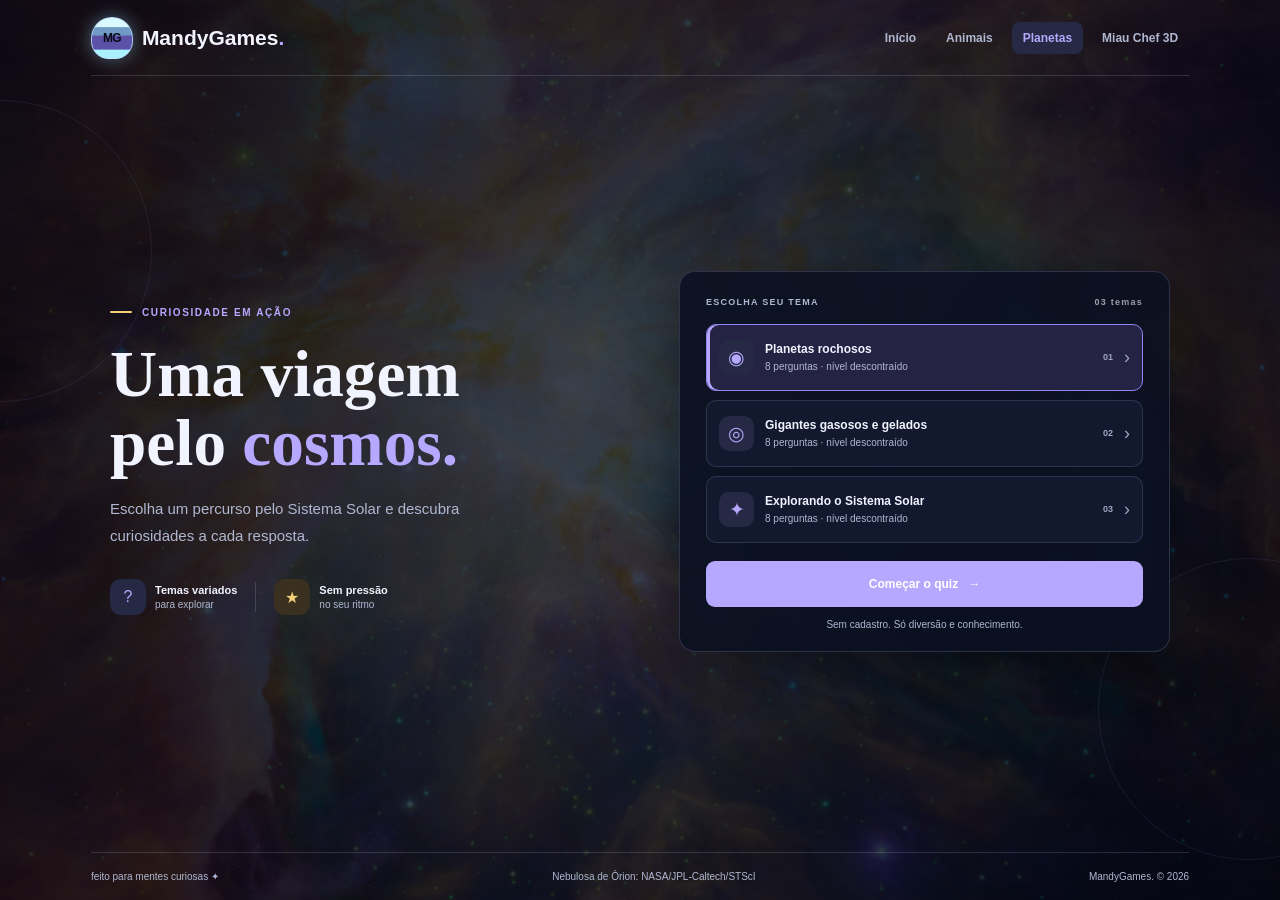
<file: quiz.html>
<!doctype html>
<html lang="pt-BR">
<head>
  <meta charset="utf-8">
  <meta name="viewport" content="width=device-width, initial-scale=1">
  <meta name="theme-color" content="#070b17">
  <title>Quiz dos planetas | MandyGames</title>
  <link rel="stylesheet" href="site.css">
  <style>
    :root {
      color-scheme: dark;
      --ink: #f1f3ff;
      --muted: #b0b7d0;
      --purple: #b6a8ff;
      --lavender: #252943;
      --yellow: #f4cf79;
      --green: #80ddb5;
      --red: #ff9aa7;
      --line: rgb(192 201 239 / 18%);
      --paper: rgb(12 17 34 / 91%);
      --bg: #070b17;
    }

    * { box-sizing: border-box; }
    body { min-width: 320px; min-height: 100vh; margin: 0; background: var(--bg); color: var(--ink); font-family: "Trebuchet MS", "Segoe UI", sans-serif; }
    button, a { font: inherit; }
    button:focus-visible, a:focus-visible { outline: 3px solid #a69df0; outline-offset: 3px; }
    .shell { display: flex; min-height: 100vh; flex-direction: column; overflow: hidden; padding: 0 7.1%; }
    .shell::before, .shell::after { position: fixed; z-index: 0; width: 300px; aspect-ratio: 1; border: 1px solid rgb(101 87 217 / 8%); border-radius: 50%; content: ""; pointer-events: none; }
    .shell::before { top: 100px; left: -150px; }
    .shell::after { right: -120px; bottom: 40px; }
    .topbar { position: relative; z-index: 1; display: flex; min-height: 76px; align-items: center; justify-content: space-between; gap: 16px; border-bottom: 1px solid var(--line); }
    .brand { display: inline-flex; align-items: center; gap: 9px; color: var(--ink); font-size: 21px; font-weight: 800; text-decoration: none; }
    .brand-mark { display: grid; width: 42px; aspect-ratio: 1; place-items: center; border: 1px solid rgb(190 223 255 / 80%); border-radius: 50% 50% 42% 42%; background: linear-gradient(180deg, #d9fbff 0 22%, #6f9bc4 24% 42%, #5b52a7 46% 78%, #aaf2ff 80%); box-shadow: 0 0 18px rgb(136 213 255 / 44%); color: #080b17; font-size: 12px; letter-spacing: -.06em; }
    .brand-dot { color: var(--purple); }
    .game-links { display: flex; align-items: center; gap: 8px; }
    .game-links a { border-radius: 8px; padding: 9px 11px; color: var(--muted); font-size: 12px; font-weight: 700; text-decoration: none; }
    .game-links a:hover, .game-links a[aria-current="page"] { background: var(--lavender); color: var(--purple); }
    .page-content { position: relative; z-index: 1; display: grid; flex: 1; place-items: center; padding: 48px 0 54px; }
    .intro-layout { display: grid; width: min(100%, 1060px); align-items: center; grid-template-columns: 1fr 1fr; gap: clamp(32px, 7vw, 78px); animation: appear 360ms ease both; }
    .eyebrow { display: flex; align-items: center; gap: 10px; color: var(--purple); font-size: 10px; font-weight: 800; letter-spacing: .16em; }
    .eyebrow-line { width: 22px; height: 2px; border-radius: 2px; background: var(--yellow); }
    .intro-copy h1 { margin: 22px 0 18px; font-family: Georgia, "Times New Roman", serif; font-size: clamp(42px, 5.1vw, 66px); line-height: 1.05; }
    .highlight { color: var(--purple); }
    .intro-description { max-width: 420px; margin: 0; color: var(--muted); font-size: 15px; line-height: 1.8; }
    .features { display: flex; align-items: center; gap: 18px; margin-top: 30px; }
    .feature { display: flex; align-items: center; gap: 9px; }
    .feature-icon { display: grid; width: 36px; aspect-ratio: 1; place-items: center; border-radius: 11px; background: var(--lavender); color: var(--purple); }
    .feature-icon.gold { background: #fff3d9; color: #bd8a1b; }
    .feature strong, .feature small { display: block; }
    .feature strong { font-size: 11px; }
    .feature small { margin-top: 3px; color: #898799; font-size: 10px; }
    .divider { width: 1px; height: 30px; background: var(--line); }
    .start-card, .game-card, .result-card { border: 1px solid var(--line); border-radius: 16px; background: rgb(255 255 255 / 96%); box-shadow: 0 15px 48px rgb(48 41 89 / 7%); }
    .start-card { padding: 25px 26px 21px; }
    .card-topline { display: flex; justify-content: space-between; color: var(--muted); font-size: 9px; font-weight: 800; letter-spacing: .14em; }
    .card-count { color: #a09eab; }
    .category-list { display: grid; gap: 9px; margin-top: 17px; }
    .category-option { display: flex; width: 100%; min-height: 67px; align-items: center; gap: 11px; border: 1px solid #eeedf2; border-radius: 10px; background: #fff; padding: 10px 12px; color: var(--ink); text-align: left; cursor: pointer; transition: border-color .16s, background .16s, transform .16s; }
    .category-option:hover { transform: translateY(-1px); border-color: #c9c4f4; }
    .category-option.selected { border-color: #a9a0ed; background: #f8f7ff; box-shadow: inset 3px 0 0 var(--purple); }
    .category-symbol { display: grid; width: 35px; aspect-ratio: 1; flex: 0 0 auto; place-items: center; border-radius: 10px; background: var(--lavender); color: var(--purple); font-size: 19px; }
    .category-copy { flex: 1; }
    .category-copy strong, .category-copy small { display: block; }
    .category-copy strong { font-size: 12px; }
    .category-copy small { margin-top: 5px; color: #898799; font-size: 10px; }
    .category-number { color: #aeacb9; font-size: 9px; font-weight: 700; }
    .category-arrow { color: #aaa8b5; font-size: 18px; }
    .selected .category-arrow { color: var(--purple); }
    .primary-button, .next-button { display: inline-flex; min-height: 46px; align-items: center; justify-content: center; gap: 10px; border: 0; border-radius: 9px; background: var(--purple); padding: 0 17px; color: #fff; font-size: 12px; font-weight: 700; cursor: pointer; transition: background .16s, transform .16s; }
    .primary-button:hover, .next-button:hover:not(:disabled) { transform: translateY(-1px); background: #5748ce; }
    .start-card > .primary-button { width: 100%; margin-top: 18px; }
    .card-footnote { margin: 12px 0 0; color: #9391a0; font-size: 10px; text-align: center; }
    .game-wrap { width: min(100%, 690px); animation: appear 260ms ease both; }
    .game-nav { display: flex; align-items: center; justify-content: space-between; margin-bottom: 14px; }
    .back-button { display: inline-flex; align-items: center; gap: 7px; border: 0; background: transparent; padding: 8px 0; color: var(--muted); font-size: 11px; cursor: pointer; }
    .back-button:hover { color: var(--purple); }
    .game-category { border: 1px solid var(--line); border-radius: 999px; background: #fff; padding: 7px 11px; color: #666477; font-size: 10px; font-weight: 700; }
    .game-card { padding: 29px 35px 24px; }
    .progress-head { display: flex; align-items: center; justify-content: space-between; color: var(--muted); font-size: 10px; font-weight: 700; letter-spacing: .08em; }
    .progress-head strong { margin-left: 3px; color: var(--purple); }
    .progress-total { color: #a09eab; }
    .score-pill { border-radius: 999px; background: #fff5dc; padding: 7px 10px; color: #9a7018; font-size: 10px; letter-spacing: 0; }
    .progress-track { height: 5px; overflow: hidden; border-radius: 999px; background: #eeedf4; margin-top: 14px; }
    .progress-track span { display: block; height: 100%; border-radius: inherit; background: linear-gradient(90deg, #6557d9, #978cf0); transition: width .3s ease; }
    .question-title { margin: 27px 0 20px; font-size: clamp(22px, 3vw, 29px); line-height: 1.3; }
    .answer-list { display: grid; grid-template-columns: 1fr 1fr; gap: 9px; }
    .answer-option { display: flex; min-height: 56px; align-items: center; gap: 11px; border: 1px solid #ebe9f0; border-radius: 10px; background: #fff; padding: 9px 12px; color: var(--ink); text-align: left; cursor: pointer; transition: border-color .16s, background .16s; }
    .answer-option:not(:disabled):hover { border-color: #a9a0ed; background: #faf9ff; }
    .answer-option:disabled { cursor: default; }
    .answer-letter { display: grid; width: 28px; aspect-ratio: 1; flex: 0 0 auto; place-items: center; border-radius: 8px; background: #f2f1f6; color: var(--muted); font-size: 10px; font-weight: 800; }
    .answer-copy { flex: 1; font-size: 12px; line-height: 1.4; }
    .answer-state { font-size: 17px; }
    .answer-option.correct { border-color: #8ac8ad; background: #eff9f4; color: #226e50; }
    .answer-option.correct .answer-letter { background: #d9f0e4; color: #247550; }
    .answer-option.wrong { border-color: #e5a0a7; background: #fff2f3; color: #a83c49; }
    .answer-option.wrong .answer-letter { background: #f9e0e3; color: #a83c49; }
    .feedback { display: flex; min-height: 0; align-items: center; gap: 10px; overflow: hidden; }
    .feedback.visible { min-height: 54px; margin-top: 12px; }
    .feedback-icon { display: grid; width: 27px; aspect-ratio: 1; flex: 0 0 auto; place-items: center; border-radius: 50%; }
    .feedback-good { background: #e0f3e9; color: #26805b; }
    .feedback-try { background: #fff0d7; color: #a27618; }
    .feedback-copy strong, .feedback-copy small { display: block; }
    .feedback-copy strong { font-size: 11px; }
    .feedback-copy small { margin-top: 3px; color: var(--muted); font-size: 10px; line-height: 1.4; }
    .game-footer { display: flex; align-items: center; justify-content: space-between; border-top: 1px solid #efedf3; padding-top: 15px; }
    .footer-hint { color: #9997a4; font-size: 10px; }
    .next-button { min-height: 38px; gap: 8px; padding: 0 13px; font-size: 10px; }
    .next-button:disabled { opacity: .4; cursor: not-allowed; }
    .result-card { position: relative; width: min(100%, 560px); padding: 37px 42px 32px; text-align: center; animation: appear 300ms ease both; }
    .result-icon { display: grid; width: 62px; aspect-ratio: 1; place-items: center; margin: 0 auto 18px; border-radius: 19px; background: #fff4d7; color: #ba8b22; font-size: 30px; }
    .result-eyebrow { justify-content: center; }
    .result-card h1 { margin: 15px 0 10px; font-family: Georgia, "Times New Roman", serif; font-size: clamp(25px, 4vw, 34px); }
    .result-description { max-width: 390px; margin: 0 auto; color: var(--muted); font-size: 12px; line-height: 1.7; }
    .score-summary { display: flex; align-items: center; justify-content: center; gap: 16px; margin: 23px auto; border: 1px solid #eeedf2; border-radius: 12px; background: #fbfaff; padding: 15px 19px; }
    .score-big { color: var(--purple); font-size: 36px; font-weight: 800; }
    .score-big span { color: #aaa7b6; font-size: 18px; }
    .score-caption { color: var(--muted); font-size: 10px; line-height: 1.5; text-align: left; }
    .score-separator { width: 1px; height: 36px; background: var(--line); }
    .score-percent { font-size: 21px; font-weight: 800; }
    .score-percent > span { color: var(--purple); font-size: 12px; }
    .score-percent small { display: block; margin-top: 2px; color: #898799; font-size: 9px; font-weight: 500; }
    .result-actions { display: flex; flex-direction: column; align-items: center; gap: 8px; }
    .result-actions .primary-button { width: min(100%, 250px); }
    .secondary-button { display: inline-flex; align-items: center; gap: 7px; border: 0; background: transparent; padding: 7px; color: var(--muted); font-size: 10px; cursor: pointer; }
    .secondary-button:hover { color: var(--purple); }
    .footer { position: relative; z-index: 1; display: flex; min-height: 48px; align-items: center; justify-content: space-between; border-top: 1px solid var(--line); color: #898799; font-size: 10px; }
    @keyframes appear { from { opacity: 0; transform: translateY(7px); } to { opacity: 1; transform: translateY(0); } }

    @media (max-width: 680px) {
      .shell { padding: 0 20px; }
      .topbar { min-height: 66px; }
      .brand { font-size: 17px; }
      .brand-mark { width: 36px; }
      .game-links { gap: 2px; }
      .game-links a { padding: 8px 7px; font-size: 10px; }
      .page-content { padding: 32px 0 38px; }
      .intro-layout { display: flex; flex-direction: column; align-items: stretch; gap: 25px; }
      .intro-copy h1 { margin: 16px 0 11px; font-size: clamp(40px, 11vw, 57px); }
      .intro-description { font-size: 13px; }
      .features { margin-top: 19px; }
      .start-card { padding: 20px 17px 17px; }
      .category-option { min-height: 62px; gap: 9px; padding: 8px; }
      .category-copy strong { font-size: 11px; }
      .category-copy small { font-size: 9px; }
      .category-number { display: none; }
      .game-card { border-radius: 14px; padding: 21px 17px 17px; }
      .question-title { margin: 22px 0 16px; font-size: 22px; }
      .answer-list { grid-template-columns: 1fr; gap: 8px; }
      .answer-option { min-height: 49px; }
      .answer-copy { font-size: 11px; }
      .footer-hint { max-width: 130px; font-size: 9px; line-height: 1.4; }
      .result-card { padding: 31px 18px 24px; }
      .score-summary { gap: 10px; padding: 13px 10px; }
      .score-big { font-size: 31px; }
    }

    @media (max-width: 380px) {
      .shell { padding: 0 13px; }
      .brand { font-size: 15px; }
      .game-links a { padding: 7px 5px; font-size: 9px; }
      .features { gap: 10px; }
    }

    body.quiz-page { background-color: var(--bg); background-image: linear-gradient(120deg, rgb(5 8 19 / 86%), rgb(5 9 23 / 76%) 52%, rgb(5 8 19 / 87%)), url("assets/universo-nasa.jpg"); background-position: center; background-size: cover; background-attachment: fixed; }
    .quiz-page .shell::before, .quiz-page .shell::after { border-color: rgb(182 168 255 / 10%); }
    .quiz-page .feature-icon.gold { background: #3a3020; color: var(--yellow); }
    .quiz-page .feature small, .quiz-page .category-copy small, .quiz-page .card-footnote, .quiz-page .footer-hint, .quiz-page .footer { color: #b0b7d0; }
    .quiz-page .start-card, .quiz-page .game-card, .quiz-page .result-card { border-color: var(--line); background: var(--paper); box-shadow: 0 15px 48px rgb(0 0 0 / 28%); backdrop-filter: blur(8px); }
    .quiz-page .category-option { border-color: rgb(192 201 239 / 16%); background: rgb(20 27 49 / 88%); }
    .quiz-page .category-option:hover, .quiz-page .answer-option:not(:disabled):hover { border-color: #9285f4; background: #1b2340; }
    .quiz-page .category-option.selected { border-color: #9285f4; background: #242344; }
    .quiz-page .category-number, .quiz-page .category-arrow, .quiz-page .progress-total { color: #9da6c2; }
    .quiz-page .game-category { border-color: var(--line); background: rgb(12 17 34 / 88%); color: #d0d5e8; }
    .quiz-page .score-pill, .quiz-page .result-icon { background: #3a3020; color: var(--yellow); }
    .quiz-page .progress-track { background: #282d45; }
    .quiz-page .progress-track span { background: linear-gradient(90deg, #8e83f0, #57c7d8); }
    .quiz-page .answer-option { border-color: rgb(192 201 239 / 17%); background: rgb(20 27 49 / 88%); }
    .quiz-page .answer-letter { background: #2a3048; color: #d0d5e8; }
    .quiz-page .answer-option.correct { border-color: #50bd91; background: #15362f; color: #b5f1d5; }
    .quiz-page .answer-option.correct .answer-letter { background: #245844; color: #d0ffe5; }
    .quiz-page .answer-option.wrong { border-color: #e87887; background: #3d202d; color: #ffd2d8; }
    .quiz-page .answer-option.wrong .answer-letter { background: #63303e; color: #ffe3e6; }
    .quiz-page .feedback-good { background: #18392f; color: #91e5be; }
    .quiz-page .feedback-try { background: #3b3020; color: var(--yellow); }
    .quiz-page .game-footer { border-color: var(--line); }
    .quiz-page .score-summary { border-color: var(--line); background: rgb(19 24 44 / 86%); }
    .quiz-page .score-big span, .quiz-page .score-percent small { color: #aab2cb; }
    .quiz-page .secondary-button { color: #b0b7d0; }
    .quiz-page .footer { gap: 12px; }

    @media (max-width: 680px) {
      body.quiz-page { background-attachment: scroll; }
      .quiz-page .footer { flex-wrap: wrap; padding: 12px 0; }
    }

    @media (prefers-reduced-motion: reduce) {
      *, *::before, *::after { scroll-behavior: auto !important; animation-duration: .01ms !important; animation-iteration-count: 1 !important; transition-duration: .01ms !important; }
    }
  </style>
</head>
<body class="quiz-page">
  <main class="shell">
    <header class="topbar">
      <a class="brand" href="index.html" aria-label="MandyGames, início"><span class="brand-mark" aria-hidden="true">MG</span><span>MandyGames<span class="brand-dot">.</span></span></a>
      <nav class="game-links" aria-label="Jogos">
        <a href="index.html">Início</a>
        <a href="index.html#animais">Animais</a>
        <a href="quiz.html" aria-current="page">Planetas</a>
        <a href="cozinha3d.html">Miau Chef 3D</a>
      </nav>
    </header>

    <div class="page-content" id="app" aria-live="polite"></div>

    <footer class="footer"><span>feito para mentes curiosas ✦</span><span>Nebulosa de Órion: NASA/JPL-Caltech/STScI</span><span>MandyGames. &copy; 2026</span></footer>
  </main>

  <script>
    const questionSets = {
      geral: {
        label: "Planetas rochosos",
        symbol: "◉",
        questions: [
          { question: "Qual é o menor planeta do Sistema Solar?", options: ["Marte", "Mercúrio", "Vênus", "Terra"], answer: 1, note: "Mercúrio é também o planeta mais próximo do Sol." },
          { question: "Qual planeta é conhecido como planeta vermelho?", options: ["Vênus", "Marte", "Júpiter", "Mercúrio"], answer: 1, note: "O óxido de ferro presente no solo dá a Marte sua aparência avermelhada." },
          { question: "Qual planeta tem uma atmosfera tão densa que retém muito calor?", options: ["Vênus", "Marte", "Mercúrio", "Terra"], answer: 0, note: "O intenso efeito estufa faz de Vênus o planeta mais quente do Sistema Solar." },
          { question: "Qual é o único planeta conhecido por abrigar vida?", options: ["Marte", "Vênus", "Terra", "Mercúrio"], answer: 2, note: "Até hoje, a Terra é o único mundo onde a vida foi confirmada." },
          { question: "Qual planeta tem o dia mais longo em relação ao seu ano?", options: ["Marte", "Terra", "Vênus", "Mercúrio"], answer: 2, note: "Vênus leva cerca de 243 dias terrestres para girar uma vez e 225 para orbitar o Sol." },
          { question: "Qual destes planetas não possui luas naturais?", options: ["Marte", "Terra", "Mercúrio", "Netuno"], answer: 2, note: "Mercúrio e Vênus são os únicos planetas sem luas." },
          { question: "Quantas luas conhecidas Marte tem?", options: ["Nenhuma", "Uma", "Duas", "Quatro"], answer: 2, note: "As pequenas luas de Marte se chamam Fobos e Deimos." },
          { question: "Qual planeta é o terceiro a partir do Sol?", options: ["Vênus", "Terra", "Marte", "Mercúrio"], answer: 1, note: "A ordem começa com Mercúrio, Vênus, Terra e Marte." }
        ]
      },
      ciencia: {
        label: "Gigantes gasosos e gelados",
        symbol: "◎",
        questions: [
          { question: "Qual é o maior planeta do Sistema Solar?", options: ["Saturno", "Netuno", "Júpiter", "Urano"], answer: 2, note: "Júpiter é tão grande que todos os outros planetas caberiam dentro dele." },
          { question: "Qual planeta é famoso por seus grandes anéis brilhantes?", options: ["Urano", "Saturno", "Netuno", "Júpiter"], answer: 1, note: "Os anéis de Saturno são feitos principalmente de gelo, poeira e fragmentos rochosos." },
          { question: "Qual planeta tem ventos que podem ultrapassar 2.000 km/h?", options: ["Júpiter", "Saturno", "Urano", "Netuno"], answer: 3, note: "Netuno tem alguns dos ventos mais velozes já registrados no Sistema Solar." },
          { question: "Que planeta gira quase de lado em relação ao plano de sua órbita?", options: ["Saturno", "Urano", "Júpiter", "Netuno"], answer: 1, note: "A inclinação extrema de Urano faz com que ele pareça rolar ao redor do Sol." },
          { question: "Qual destes planetas tem a Grande Mancha Vermelha?", options: ["Marte", "Júpiter", "Saturno", "Netuno"], answer: 1, note: "É uma tempestade gigantesca em Júpiter, observada há séculos." },
          { question: "Qual é o planeta mais distante do Sol?", options: ["Urano", "Saturno", "Netuno", "Júpiter"], answer: 2, note: "Netuno é o oitavo planeta, depois de Urano." },
          { question: "Qual gigante gasoso tem a menor densidade média?", options: ["Júpiter", "Saturno", "Urano", "Netuno"], answer: 1, note: "A densidade média de Saturno é menor que a da água." },
          { question: "Qual planeta tem uma cor azulada por causa do metano em sua atmosfera?", options: ["Vênus", "Marte", "Netuno", "Mercúrio"], answer: 2, note: "O metano absorve luz avermelhada e ajuda a dar a Netuno sua tonalidade azul." }
        ]
      },
      cultura: {
        label: "Explorando o Sistema Solar",
        symbol: "✦",
        questions: [
          { question: "Quantos planetas existem no Sistema Solar?", options: ["Sete", "Oito", "Nove", "Dez"], answer: 1, note: "A União Astronômica Internacional reconhece oito planetas." },
          { question: "Qual planeta fica entre a Terra e Júpiter?", options: ["Vênus", "Marte", "Saturno", "Mercúrio"], answer: 1, note: "A ordem é Terra, Marte e depois Júpiter." },
          { question: "Qual planeta completa uma volta ao redor do Sol mais rapidamente?", options: ["Vênus", "Mercúrio", "Marte", "Terra"], answer: 1, note: "Um ano em Mercúrio dura apenas 88 dias terrestres." },
          { question: "Qual destes corpos é classificado como planeta anão?", options: ["Europa", "Plutão", "Titã", "Fobos"], answer: 1, note: "Plutão foi reclassificado como planeta anão em 2006." },
          { question: "O que mantém os planetas em órbita ao redor do Sol?", options: ["Magnetismo", "Gravidade", "Vento solar", "Luz"], answer: 1, note: "A gravidade do Sol mantém os planetas em suas órbitas." },
          { question: "Qual planeta tem o maior número de luas confirmadas entre estas opções?", options: ["Terra", "Marte", "Júpiter", "Mercúrio"], answer: 2, note: "Júpiter tem dezenas de luas conhecidas, incluindo Ganimedes, a maior do Sistema Solar." },
          { question: "Qual é a estrela no centro do nosso Sistema Solar?", options: ["Sirius", "O Sol", "Polaris", "Vega"], answer: 1, note: "O Sol é uma estrela que fornece luz e energia aos planetas." },
          { question: "Qual sequência começa no planeta mais próximo do Sol?", options: ["Vênus, Terra, Mercúrio", "Mercúrio, Vênus, Terra", "Terra, Marte, Vênus", "Marte, Terra, Mercúrio"], answer: 1, note: "A sequência completa começa com Mercúrio, Vênus, Terra e Marte." }
        ]
      }
    };

    const letters = ["A", "B", "C", "D"];
    const app = document.querySelector("#app");
    let category = "geral";
    let screen = "intro";
    let questionIndex = 0;
    let selected = null;
    let score = 0;

    function playCorrectTune() {
      const AudioContextClass = window.AudioContext || window.webkitAudioContext;
      if (!AudioContextClass) return;

      try {
        const context = new AudioContextClass();
        const masterGain = context.createGain();
        const startAt = context.currentTime;
        masterGain.gain.setValueAtTime(0.18, startAt);
        masterGain.connect(context.destination);

        [523.25, 659.25, 783.99, 1046.5].forEach((frequency, index, notes) => {
          const oscillator = context.createOscillator();
          const noteGain = context.createGain();
          const noteStart = startAt + index * 0.1;
          oscillator.type = "sine";
          oscillator.frequency.setValueAtTime(frequency, noteStart);
          noteGain.gain.setValueAtTime(0.0001, noteStart);
          noteGain.gain.exponentialRampToValueAtTime(0.28, noteStart + 0.025);
          noteGain.gain.exponentialRampToValueAtTime(0.0001, noteStart + 0.28);
          oscillator.connect(noteGain);
          noteGain.connect(masterGain);
          oscillator.start(noteStart);
          oscillator.stop(noteStart + 0.29);
          if (index === notes.length - 1) oscillator.addEventListener("ended", () => void context.close(), { once: true });
        });
      } catch {
        // O som é opcional; a resposta continua funcionando se o navegador bloquear áudio.
      }
    }

    function startQuiz() {
      questionIndex = 0;
      selected = null;
      score = 0;
      screen = "playing";
      render();
    }

    function chooseAnswer(index) {
      if (selected !== null) return;
      selected = index;
      if (index === questionSets[category].questions[questionIndex].answer) {
        score += 1;
        playCorrectTune();
      }
      render();
    }

    function renderIntro() {
      const categories = Object.entries(questionSets).map(([key, set], index) => `
        <button class="category-option ${category === key ? "selected" : ""}" data-action="category" data-category="${key}" aria-pressed="${category === key}">
          <span class="category-symbol" aria-hidden="true">${set.symbol}</span>
          <span class="category-copy"><strong>${set.label}</strong><small>${set.questions.length} perguntas · nível descontraído</small></span>
          <span class="category-number">${String(index + 1).padStart(2, "0")}</span><span class="category-arrow" aria-hidden="true">›</span>
        </button>
      `).join("");

      app.innerHTML = `
        <section class="intro-layout" aria-labelledby="intro-title">
          <div class="intro-copy">
            <div class="eyebrow"><span class="eyebrow-line"></span> CURIOSIDADE EM AÇÃO</div>
            <h1 id="intro-title">Uma viagem<br>pelo <span class="highlight">cosmos.</span></h1>
            <p class="intro-description">Escolha um percurso pelo Sistema Solar e descubra curiosidades a cada resposta.</p>
            <div class="features">
              <div class="feature"><span class="feature-icon" aria-hidden="true">?</span><span><strong>Temas variados</strong><small>para explorar</small></span></div>
              <span class="divider"></span>
              <div class="feature"><span class="feature-icon gold" aria-hidden="true">★</span><span><strong>Sem pressão</strong><small>no seu ritmo</small></span></div>
            </div>
          </div>
          <section class="start-card" aria-label="Escolha o tema do quiz">
            <div class="card-topline"><span>ESCOLHA SEU TEMA</span><span class="card-count">${String(Object.keys(questionSets).length).padStart(2, "0")} temas</span></div>
            <div class="category-list">${categories}</div>
            <button class="primary-button" data-action="start">Começar o quiz <span aria-hidden="true">→</span></button>
            <p class="card-footnote">Sem cadastro. Só diversão e conhecimento.</p>
          </section>
        </section>
      `;
    }

    function renderGame() {
      const currentSet = questionSets[category];
      const currentQuestion = currentSet.questions[questionIndex];
      const total = currentSet.questions.length;
      const answers = currentQuestion.options.map((option, index) => {
        const isCorrect = selected !== null && index === currentQuestion.answer;
        const isWrong = selected === index && index !== currentQuestion.answer;
        const stateIcon = isCorrect ? "✓" : isWrong ? "×" : "";
        return `
          <button class="answer-option ${isCorrect ? "correct" : ""} ${isWrong ? "wrong" : ""}" data-action="answer" data-answer="${index}" ${selected !== null ? "disabled" : ""} aria-pressed="${selected === index}">
            <span class="answer-letter">${letters[index]}</span><span class="answer-copy">${option}</span><span class="answer-state" aria-hidden="true">${stateIcon}</span>
          </button>
        `;
      }).join("");
      const feedback = selected === null ? "" : `
        <div class="feedback visible" aria-live="polite" aria-atomic="true">
          <span class="feedback-icon ${selected === currentQuestion.answer ? "feedback-good" : "feedback-try"}" aria-hidden="true">${selected === currentQuestion.answer ? "✓" : "×"}</span>
          <span class="feedback-copy"><strong>${selected === currentQuestion.answer ? "Resposta certa!" : "Quase!"}</strong><small>${currentQuestion.note}</small></span>
        </div>
      `;

      app.innerHTML = `
        <section class="game-wrap" aria-labelledby="question-title">
          <div class="game-nav"><button class="back-button" data-action="exit"><span aria-hidden="true">←</span> Sair do quiz</button><span class="game-category">${currentSet.symbol} &nbsp;${currentSet.label}</span></div>
          <div class="game-card">
            <div class="progress-head"><span>PERGUNTA <strong>${String(questionIndex + 1).padStart(2, "0")}</strong><span class="progress-total"> / ${String(total).padStart(2, "0")}</span></span><span class="score-pill">★ &nbsp;${score} ${score === 1 ? "ponto" : "pontos"}</span></div>
            <div class="progress-track" role="progressbar" aria-label="Progresso do quiz" aria-valuenow="${questionIndex + 1}" aria-valuemin="0" aria-valuemax="${total}"><span style="width:${((questionIndex + 1) / total) * 100}%"></span></div>
            <h2 class="question-title" id="question-title">${currentQuestion.question}</h2>
            <div class="answer-list" role="group" aria-label="Alternativas de resposta">${answers}</div>
            ${feedback}
            <div class="game-footer"><span class="footer-hint">Escolha uma alternativa para continuar</span><button class="next-button" data-action="next" ${selected === null ? "disabled" : ""}>${questionIndex + 1 === total ? "Ver resultado" : "Próxima pergunta"} <span aria-hidden="true">→</span></button></div>
          </div>
        </section>
      `;
    }

    function renderResult() {
      const total = questionSets[category].questions.length;
      const title = score === total ? "Incrível! Você gabaritou!" : score >= total * 0.65 ? "Mandou muito bem!" : score >= total * 0.35 ? "Boa! Você está no caminho." : "Que tal tentar de novo?";
      app.innerHTML = `
        <section class="result-card" aria-labelledby="result-title">
          <div class="result-icon" aria-hidden="true">★</div>
          <div class="eyebrow result-eyebrow"><span class="eyebrow-line"></span> FIM DE JOGO <span class="eyebrow-line"></span></div>
          <h1 id="result-title">${title}</h1>
          <p class="result-description">Você concluiu o tema <strong>${questionSets[category].label}</strong>. Cada rodada é uma chance de descobrir algo novo.</p>
          <div class="score-summary"><span class="score-big">${score}<span>/${total}</span></span><span class="score-caption">respostas<br>corretas</span><span class="score-separator"></span><span class="score-percent">${Math.round((score / total) * 100)}<span>%</span><small>de aproveitamento</small></span></div>
          <div class="result-actions"><button class="primary-button" data-action="restart"><span aria-hidden="true">↻</span> Jogar novamente</button><button class="secondary-button" data-action="home">Escolher outro tema <span aria-hidden="true">→</span></button></div>
        </section>
      `;
    }

    function render() {
      if (screen === "intro") renderIntro();
      else if (screen === "playing") renderGame();
      else renderResult();
    }

    app.addEventListener("click", (event) => {
      const button = event.target.closest("button[data-action]");
      if (!button) return;

      const action = button.dataset.action;
      if (action === "category") {
        category = button.dataset.category;
        renderIntro();
      } else if (action === "start" || action === "restart") {
        startQuiz();
      } else if (action === "answer") {
        chooseAnswer(Number(button.dataset.answer));
      } else if (action === "next") {
        if (selected === null) return;
        if (questionIndex + 1 === questionSets[category].questions.length) screen = "result";
        else {
          questionIndex += 1;
          selected = null;
          screen = "playing";
        }
        render();
      } else if (action === "exit" || action === "home") {
        screen = "intro";
        render();
      }
    });

    render();
  </script>
</body>
</html>
</file>
<file: site.css>
:root {
  color-scheme: light;
  --ink: #20372f;
  --muted: #64776e;
  --leaf: #2b7055;
  --leaf-dark: #205740;
  --lime: #e4edaa;
  --coral: #d9775a;
  --paper: #fffefa;
  --line: #dce6dd;
  --shadow: 0 16px 42px rgb(34 70 52 / 10%);
  --purple: #2b7055;
  --lavender: #e6efe8;
  --yellow: #d7ad59;
  --green: #2b805d;
  --red: #c65361;
  --bg: #f3f6f0;
}

* { box-sizing: border-box; }

body {
  color: var(--ink);
  background-color: var(--bg);
  background-image: radial-gradient(rgb(54 111 82 / 9%) .8px, transparent .8px);
  background-size: 24px 24px;
  font-family: "Trebuchet MS", "Segoe UI", sans-serif;
}

button, a { font: inherit; }
button:focus-visible, a:focus-visible { outline: 3px solid var(--coral); outline-offset: 3px; }

.topbar {
  min-height: 76px;
  margin-bottom: 0;
  padding: 14px 0;
  border-bottom: 1px solid var(--line);
}

.brand {
  gap: 9px;
  color: var(--ink);
  font-size: 20px;
  font-weight: 800;
  letter-spacing: 0;
  text-decoration: none;
  text-transform: none;
}

.brand-mark {
  width: 34px;
  border-radius: 9px;
  background: var(--leaf);
  color: #fff;
  font-size: 18px;
}

.game-nav, .game-links { display: flex; align-items: center; gap: 5px; }
.game-nav a, .game-links a {
  border-radius: 7px;
  padding: 8px 10px;
  color: var(--muted);
  font-size: 12px;
  font-weight: 700;
  text-decoration: none;
}
.game-nav a:hover, .game-nav a[aria-current="page"],
.game-links a:hover, .game-links a[aria-current="page"] {
  background: var(--lavender);
  color: var(--leaf-dark);
}

.portal-view {
  width: min(100%, 980px);
  margin: 0 auto;
  padding: clamp(40px, 7vw, 78px) 0 28px;
  animation: portal-appear 360ms ease both;
}

.portal-intro { max-width: 680px; margin-bottom: 30px; }
.portal-intro .eyebrow { color: var(--leaf); }
.portal-intro h1 {
  margin: 12px 0 13px;
  font-family: Georgia, "Times New Roman", serif;
  font-size: clamp(38px, 6vw, 58px);
  line-height: 1.06;
}
.portal-intro > p:last-child { max-width: 530px; margin: 0; color: var(--muted); font-size: 15px; line-height: 1.7; }

.experience-grid { display: grid; grid-template-columns: repeat(2, minmax(0, 1fr)); gap: 18px; }
.experience-card {
  display: flex;
  min-width: 0;
  flex-direction: column;
  overflow: hidden;
  border: 1px solid var(--line);
  border-radius: 8px;
  background: var(--paper);
  box-shadow: var(--shadow);
  color: var(--ink);
  text-align: left;
  text-decoration: none;
  cursor: pointer;
  transition: border-color 160ms ease, transform 160ms ease, box-shadow 160ms ease;
}
.experience-card:hover { transform: translateY(-3px); border-color: #9dbdaa; box-shadow: 0 20px 44px rgb(34 70 52 / 14%); }
.experience-art { display: grid; width: 100%; height: 220px; place-items: center; overflow: hidden; }
.experience-art--animals { position: relative; display: block; background: #e5eee5; }
.experience-art--animals img { position: absolute; inset: 0; width: 100%; height: 100%; padding: 8px; object-fit: contain; }
.experience-art--planets {
  background-color: #284a43;
  background-image: radial-gradient(#f4e3b8 1px, transparent 1px), radial-gradient(rgb(255 255 255 / 54%) 1px, transparent 1px);
  background-position: 0 0, 15px 19px;
  background-size: 37px 37px, 53px 53px;
}
.experience-art--planets span { font-size: 76px; filter: drop-shadow(0 10px 12px rgb(0 0 0 / 22%)); }
.experience-copy { display: grid; gap: 9px; padding: 19px 21px 20px; }
.experience-kicker { color: var(--leaf); font-size: 10px; font-weight: 800; letter-spacing: .12em; }
.experience-title { font-family: Georgia, "Times New Roman", serif; font-size: 25px; font-weight: 700; line-height: 1.2; }
.experience-description { max-width: 360px; color: var(--muted); font-size: 13px; line-height: 1.55; }
.experience-cta { display: flex; align-items: center; justify-content: space-between; margin-top: 6px; color: var(--leaf-dark); font-size: 12px; font-weight: 800; }
.experience-cta span { font-size: 19px; transition: transform 160ms ease; }
.experience-card:hover .experience-cta span { transform: translateX(4px); }
.portal-footer { display: flex; justify-content: space-between; gap: 12px; margin-top: 27px; border-top: 1px solid var(--line); padding-top: 14px; color: var(--muted); font-size: 11px; font-weight: 700; }
.portal-footer span { font-weight: 400; }

.home-page .page { position: relative; z-index: 1; padding-top: 72px; }
.home-page .brand { letter-spacing: .01em; text-transform: none; }
.home-page .brand-mark {
  position: relative;
  z-index: 0;
  overflow: visible;
  border: 1px solid rgb(190 223 255 / 80%);
  border-radius: 50% 50% 42% 42%;
  background: linear-gradient(180deg, #d9fbff 0 22%, #6f9bc4 24% 42%, #5b52a7 46% 78%, #aaf2ff 80%);
  box-shadow: 0 0 18px rgb(136 213 255 / 44%);
  color: #080b17;
  font-size: 11px;
  letter-spacing: -.06em;
}
.home-page .game-nav a:hover, .home-page .game-nav a[aria-current="page"] { background: #20233f; }
.home-page .experience-card {
  position: relative;
  border-color: rgb(191 201 239 / 18%);
  background: rgb(17 23 42 / 92%);
  box-shadow: 0 18px 48px rgb(0 0 0 / 28%);
}
.home-page .experience-card:hover, .home-page .experience-card:focus-visible {
  border-color: #8d81e7;
  box-shadow: 0 22px 54px rgb(0 0 0 / 42%), 0 0 24px rgb(118 104 223 / 18%);
}
.home-page .experience-grid { width: min(100%, 860px); margin: 0 auto; gap: 16px; }
.home-page .experience-art { position: relative; display: block; height: 170px; background: #10172d; }
.home-page .experience-art::after {
  position: absolute;
  z-index: 1;
  inset: 30% 0 0;
  background: linear-gradient(180deg, transparent, rgb(5 8 19 / 80%));
  content: "";
  pointer-events: none;
}
.home-page .experience-art--animals { background: #10172d; }
.home-page .experience-art--kitchen { overflow: hidden; background: #3a281c; }
.home-page .experience-art--animals img,
.home-page .experience-art--planets img,
.home-page .experience-art--kitchen img {
  position: absolute;
  z-index: 0;
  inset: 0;
  width: 100%;
  height: 100%;
  padding: 0;
  object-fit: cover;
  transition: transform 650ms cubic-bezier(.2, .65, .25, 1), filter 300ms ease;
}
.home-page .experience-art--animals img { object-position: center 38%; }
.home-page .experience-art--planets { overflow: hidden; background: #090d1c; }
.home-page .experience-art--planets img { object-position: center 42%; }
.home-page .experience-art--kitchen img { object-position: center 38%; }
.home-page .experience-art-label {
  position: absolute;
  z-index: 2;
  bottom: 12px;
  left: 14px;
  color: #fff;
  font-size: 11px;
  font-weight: 800;
  letter-spacing: .04em;
  text-shadow: 0 2px 12px rgb(0 0 0 / 70%);
}
.home-page .planet-orbit {
  position: absolute;
  z-index: 2;
  top: 28px;
  right: 34px;
  display: grid;
  width: 62px;
  aspect-ratio: 1;
  place-items: center;
  border: 1px solid rgb(207 200 255 / 70%);
  border-radius: 50%;
  color: #fff2b3;
  font-size: 19px;
  box-shadow: 0 0 20px rgb(167 151 255 / 48%), inset 0 0 14px rgb(167 151 255 / 26%);
  transition: transform 500ms ease;
}
.home-page .kitchen-orbit {
  position: absolute;
  z-index: 2;
  top: 24px;
  right: 28px;
  display: grid;
  width: 54px;
  aspect-ratio: 1;
  place-items: center;
  border: 1px solid rgb(255 239 202 / 76%);
  border-radius: 50%;
  background: rgb(71 43 27 / 62%);
  box-shadow: 0 0 20px rgb(252 196 110 / 38%);
  font-size: 24px;
  transition: transform 500ms ease;
}
.home-page .experience-art--planets .planet-orbit::after {
  position: absolute;
  top: -4px;
  right: 7px;
  width: 8px;
  aspect-ratio: 1;
  border-radius: 50%;
  background: #f5dc8e;
  box-shadow: 0 0 12px #f5dc8e;
  content: "";
}
.home-page .experience-card:hover .experience-art img,
.home-page .experience-card:focus-visible .experience-art img { transform: scale(1.09); filter: saturate(1.18); }
.home-page .experience-card:hover .planet-orbit,
.home-page .experience-card:focus-visible .planet-orbit,
.home-page .experience-card:hover .kitchen-orbit,
.home-page .experience-card:focus-visible .kitchen-orbit { transform: rotate(22deg) scale(1.08); }
.home-page .experience-kicker { color: #c1b6ff; }
.home-page .experience-copy { gap: 7px; padding: 14px 16px 15px; }
.home-page .experience-kicker { font-size: 9px; }
.home-page .experience-title { color: #f2f1ff; font-size: 21px; }
.home-page .experience-description { color: #b2bad2; font-size: 12px; }
.home-page .experience-cta { margin-top: 3px; color: #a9e8f4; font-size: 11px; }
.home-page .portal-footer { border-color: rgb(191 201 239 / 18%); color: #c1b6ff; }
.home-page .portal-footer span { color: #b2bad2; }
.home-page .game-panel { border-color: rgb(191 201 239 / 18%); background: rgb(17 23 42 / 92%); }
.home-page .stat { border-color: rgb(191 201 239 / 18%); background: #171d32; }
.home-page .card-back { border-color: rgb(191 201 239 / 18%); background-color: #242744; background-image: radial-gradient(#7776b5 1px, transparent 1px); color: #d7d1ff; }
.home-page .card-front { border-color: rgb(191 201 239 / 18%); background: #171d32; }
.home-page .animal-card.is-matched .card-front { border-color: #d396eb; background: #3b2948; }
.home-page .status.is-success { color: #aaf2ce; }

body.home-page:has(#animal-game:not(.is-hidden)) {
  --ink: #edf5e8;
  --muted: #b7c8b1;
  --leaf: #70bd78;
  --leaf-dark: #4a9a60;
  --coral: #b9efad;
  --line: rgb(167 206 151 / 24%);
  --paper: rgb(19 36 25 / 95%);
  --shadow: 0 18px 42px rgb(3 12 6 / 34%);
  color: var(--ink);
  background-color: #101a13;
  background-image:
    radial-gradient(ellipse at 14% 25%, rgb(53 105 60 / 19%), transparent 34%),
    radial-gradient(ellipse at 88% 73%, rgb(37 93 57 / 18%), transparent 36%),
    radial-gradient(rgb(174 209 148 / 10%) .8px, transparent .8px);
  background-size: auto, auto, 30px 30px;
}
body.home-page:has(#animal-game:not(.is-hidden))::before {
  position: fixed;
  z-index: 0;
  inset: 0;
  background-image:
    radial-gradient(ellipse 75px 39px at 7% 89%, rgb(78 133 67 / 24%) 0 65%, transparent 68%),
    radial-gradient(ellipse 62px 33px at 13% 91%, rgb(43 103 58 / 26%) 0 65%, transparent 68%),
    radial-gradient(ellipse 80px 42px at 93% 13%, rgb(72 125 64 / 20%) 0 65%, transparent 68%),
    radial-gradient(ellipse 58px 30px at 88% 15%, rgb(43 103 58 / 22%) 0 65%, transparent 68%),
    radial-gradient(ellipse 68px 35px at 96% 87%, rgb(43 103 58 / 19%) 0 65%, transparent 68%);
  content: "";
  pointer-events: none;
}
body.home-page:has(#animal-game:not(.is-hidden))::after {
  position: fixed;
  z-index: 0;
  width: 120px;
  height: 50px;
  right: 4vw;
  bottom: 5vh;
  background: url("data:image/svg+xml,%3Csvg xmlns='http://www.w3.org/2000/svg' viewBox='0 0 120 50'%3E%3Cg fill='%23d3ebbd'%3E%3Cellipse cx='27' cy='35' rx='15' ry='9'/%3E%3Ccircle cx='42' cy='29' r='8'/%3E%3Cellipse cx='38' cy='15' rx='3' ry='11' transform='rotate(-12 38 15)'/%3E%3Cellipse cx='46' cy='15' rx='3' ry='11' transform='rotate(12 46 15)'/%3E%3Ccircle cx='16' cy='34' r='5'/%3E%3Cpath d='M18 42h7v5h-7zm18 0h7v5h-7z'/%3E%3Cpath d='M78 40q-10-11-2-24 9-14 20-6 10 8 3 19-4 5-10 3 6-7 0-10-5-3-7 3-2 7 4 15z'/%3E%3Ccircle cx='99' cy='27' r='7'/%3E%3Cpath d='m95 21 2-8 5 7zM99 46h7v3h-7z'/%3E%3C/g%3E%3C/svg%3E") center / contain no-repeat;
  content: "";
  opacity: .14;
  pointer-events: none;
}
body.home-page:has(#animal-game:not(.is-hidden)) .animal-view .intro .eyebrow { color: #9cdb91; }
body.home-page:has(#animal-game:not(.is-hidden)) .animal-view .subtitle { color: #c2d2bc; }
body.home-page:has(#animal-game:not(.is-hidden)) .animal-view .game-panel {
  border-color: rgb(167 206 151 / 24%);
  background: rgb(17 33 23 / 94%);
  box-shadow: 0 18px 42px rgb(3 12 6 / 34%);
}
body.home-page:has(#animal-game:not(.is-hidden)) .animal-view .stat {
  border-color: rgb(167 206 151 / 22%);
  background: #1b3021;
}
body.home-page:has(#animal-game:not(.is-hidden)) .animal-view .new-game { background: #398553; }
body.home-page:has(#animal-game:not(.is-hidden)) .animal-view .new-game:hover { background: #2f7047; }
body.home-page:has(#animal-game:not(.is-hidden)) .animal-view .card-face { border-color: rgb(167 206 151 / 28%); }
body.home-page:has(#animal-game:not(.is-hidden)) .animal-view .card-back {
  background-color: #294b31;
  background-image:
    radial-gradient(ellipse at 30% 35%, rgb(151 199 116 / 54%) 0 8%, transparent 9%),
    radial-gradient(ellipse at 67% 67%, rgb(114 174 99 / 48%) 0 10%, transparent 11%),
    radial-gradient(rgb(202 226 153 / 27%) 1px, transparent 1px);
  background-size: 30px 25px, 34px 29px, 15px 15px;
  color: #d6efb6;
}
body.home-page:has(#animal-game:not(.is-hidden)) .animal-view .animal-card:hover:not(:disabled) .card-back { background-color: #345b3c; }
body.home-page:has(#animal-game:not(.is-hidden)) .animal-view .card-front { background: #1b3021; }
body.home-page:has(#animal-game:not(.is-hidden)) .animal-view .animal-card.is-matched .card-front { border-color: #a5d69c; background: #294d32; }
body.home-page:has(#animal-game:not(.is-hidden)) .animal-view .animal-card:focus-visible { outline-color: #b9efad; }
body.home-page:has(#animal-game:not(.is-hidden)) .animal-view .status { color: #c2d2bc; }
body.home-page:has(#animal-game:not(.is-hidden)) .animal-view .status.is-success { color: #aaf2ce; }
body.home-page:has(#animal-game:not(.is-hidden)) .saucer-flight { display: none; }

.home-page .saucer-flight {
  --saucer-width: 88px;
  --saucer-height: 48px;
  position: fixed;
  z-index: 2;
  display: block;
  top: 0;
  left: 0;
  width: var(--saucer-width);
  height: var(--saucer-height);
  padding: 0;
  border: 0;
  background: transparent;
  opacity: .88;
  cursor: grab;
  touch-action: none;
  will-change: transform;
}
.home-page .saucer-flight:focus-visible { outline: 3px solid #aaf2ff; outline-offset: 5px; }
.home-page .saucer-flight.is-dragging { cursor: grabbing; }
.home-page .saucer-disc {
  position: absolute;
  right: 0;
  bottom: 5px;
  left: 0;
  display: grid;
  height: 27px;
  place-items: center;
  clip-path: polygon(16% 0, 84% 0, 100% 56%, 74% 100%, 26% 100%, 0 56%);
  border: 1px solid #d5faff;
  border-radius: 50%;
  background: linear-gradient(180deg, #b8e4fa, #7376c4 48%, #383d83);
  box-shadow: 0 0 16px rgb(123 225 255 / 72%), 0 0 30px rgb(131 115 255 / 46%);
  color: #10152b;
  font-size: 12px;
  font-weight: 900;
  letter-spacing: -.05em;
}
.home-page .saucer-dome {
  position: absolute;
  z-index: 1;
  top: 1px;
  left: 27px;
  width: 34px;
  height: 20px;
  border: 1px solid rgb(218 252 255 / 90%);
  border-radius: 50% 50% 22% 22%;
  background: linear-gradient(145deg, rgb(226 255 255 / 88%), rgb(112 160 219 / 55%) 62%, rgb(91 85 169 / 80%));
  box-shadow: 0 0 12px rgb(143 229 255 / 65%);
}
.home-page .saucer-lights {
  position: absolute;
  z-index: 2;
  right: 20px;
  bottom: 8px;
  left: 20px;
  height: 4px;
  border-radius: 50%;
  background: repeating-linear-gradient(90deg, #fff5b0 0 4px, transparent 4px 13px);
  filter: drop-shadow(0 0 5px #ffe58d);
}

.animal-view { padding: 30px 0 36px; }
.animal-view .intro { margin-bottom: 22px; }
.animal-view .eyebrow { color: var(--leaf); }
.animal-view .game-panel { border-radius: 8px; box-shadow: var(--shadow); }
.animal-view .new-game { background: var(--leaf); }
.animal-view .new-game:hover { background: var(--leaf-dark); }
.is-hidden { display: none !important; }

.shell::before, .shell::after { border-color: rgb(43 112 85 / 10%); }
.start-card, .game-card, .result-card { border-radius: 8px; box-shadow: var(--shadow); }
.category-option.selected { border-color: #9dbdaa; background: #f3f8f3; box-shadow: inset 3px 0 0 var(--leaf); }
.category-option:hover { border-color: #b6cdbd; }
.category-option:not(:disabled):hover, .answer-option:not(:disabled):hover { border-color: #9dbdaa; background: #f7faf6; }
.primary-button, .next-button { background: var(--leaf); }
.primary-button:hover, .next-button:hover:not(:disabled) { background: var(--leaf-dark); }
.progress-track span { background: linear-gradient(90deg, var(--leaf), #83ad82); }
.answer-option.correct { border-color: #8ac8ad; background: #eff9f4; color: #226e50; }
.answer-option.wrong { border-color: #e5a0a7; background: #fff2f3; color: #a83c49; }

@keyframes portal-appear { from { opacity: 0; transform: translateY(8px); } to { opacity: 1; transform: translateY(0); } }

@media (max-width: 680px) {
  .topbar { min-height: 66px; padding: 11px 0; }
  .brand { font-size: 17px; }
  .brand-mark { width: 30px; }
  .game-nav, .game-links { flex-wrap: wrap; gap: 2px; }
  .game-nav a, .game-links a { padding: 8px 7px; font-size: 10px; }
  .portal-view { padding: 36px 0 22px; }
  .portal-intro { margin-bottom: 23px; }
  .portal-intro h1 { font-size: 40px; }
  .portal-intro > p:last-child { font-size: 13px; }
  .experience-grid { grid-template-columns: 1fr; gap: 13px; }
  .experience-art { height: 180px; }
  .home-page .experience-grid { gap: 12px; }
  .home-page .experience-art { height: 150px; }
  .experience-copy { padding: 16px; }
  .experience-title { font-size: 22px; }
  .portal-footer { flex-direction: column; }
  .home-page .portal-footer { gap: 7px; }
  .animal-view { padding-top: 24px; }
}

@media (prefers-reduced-motion: reduce) {
  *, *::before, *::after { scroll-behavior: auto !important; animation-duration: .01ms !important; animation-iteration-count: 1 !important; transition-duration: .01ms !important; }
}
</file>
